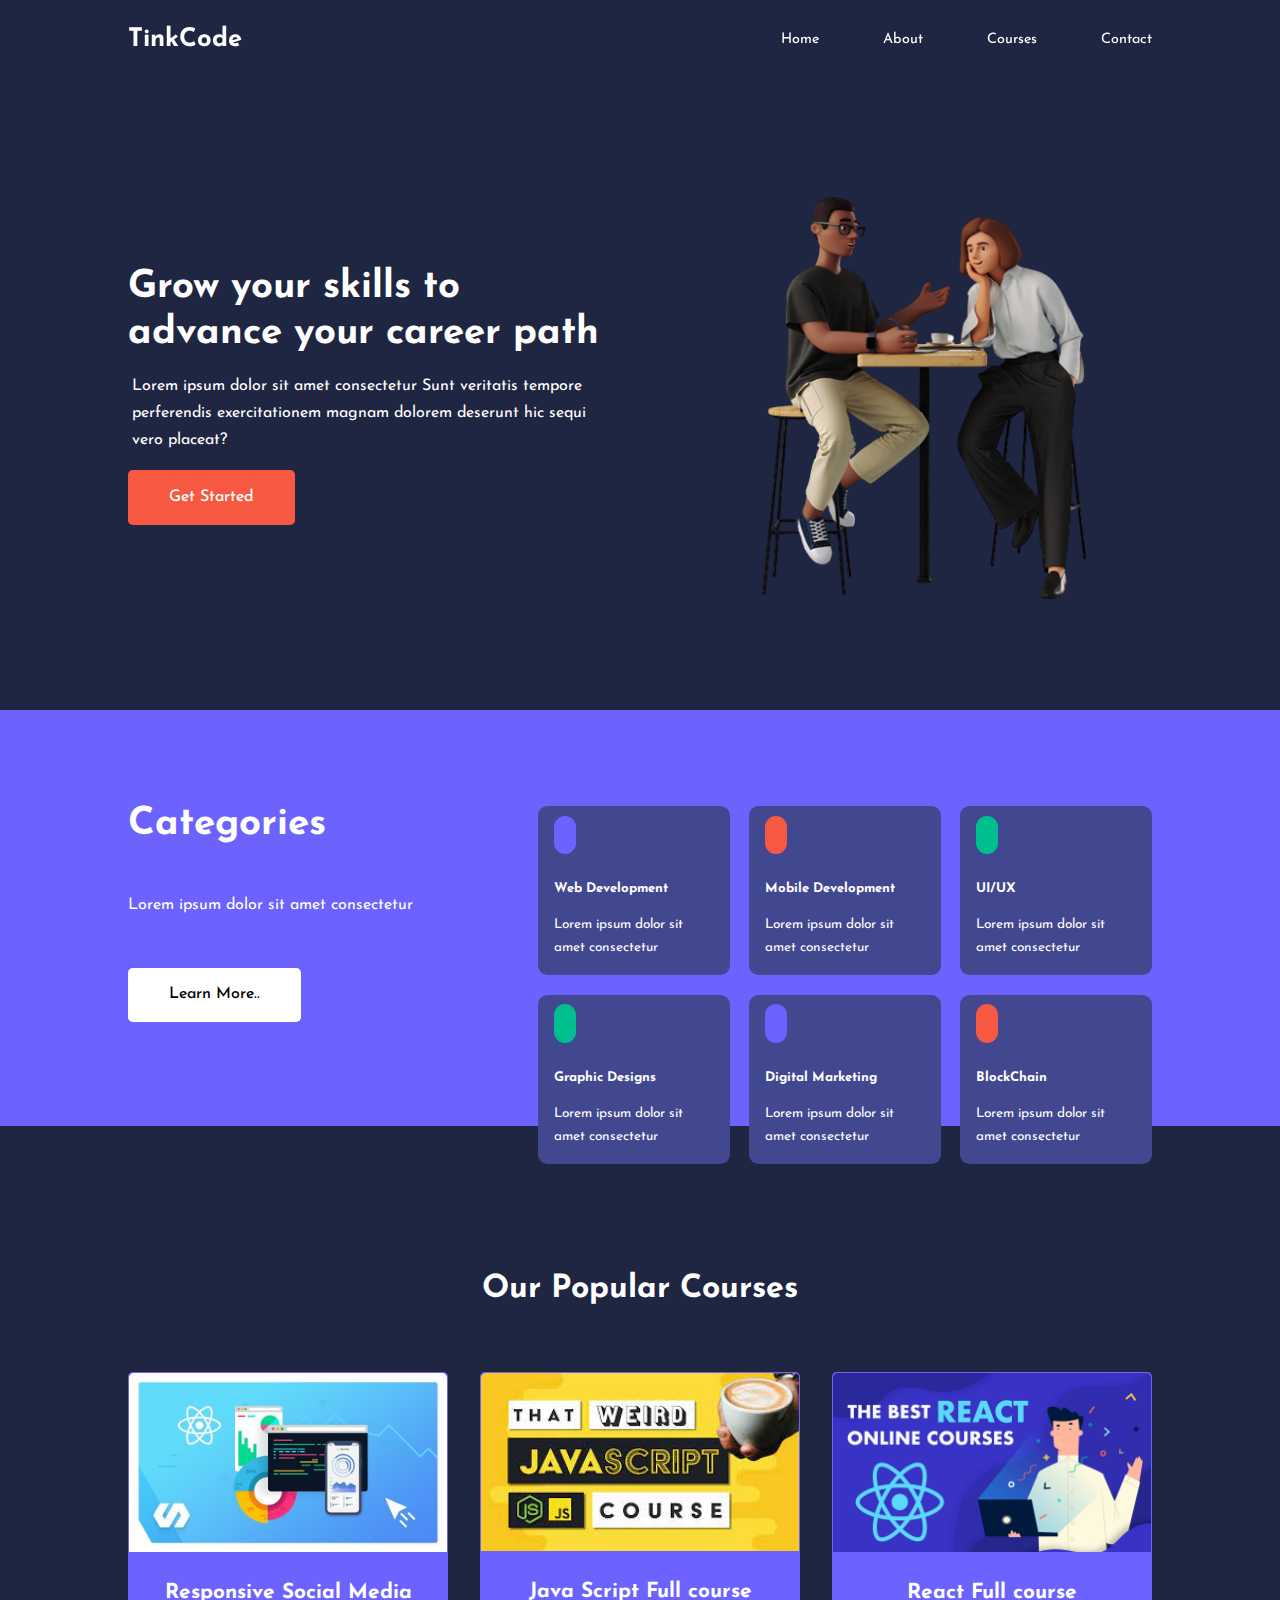
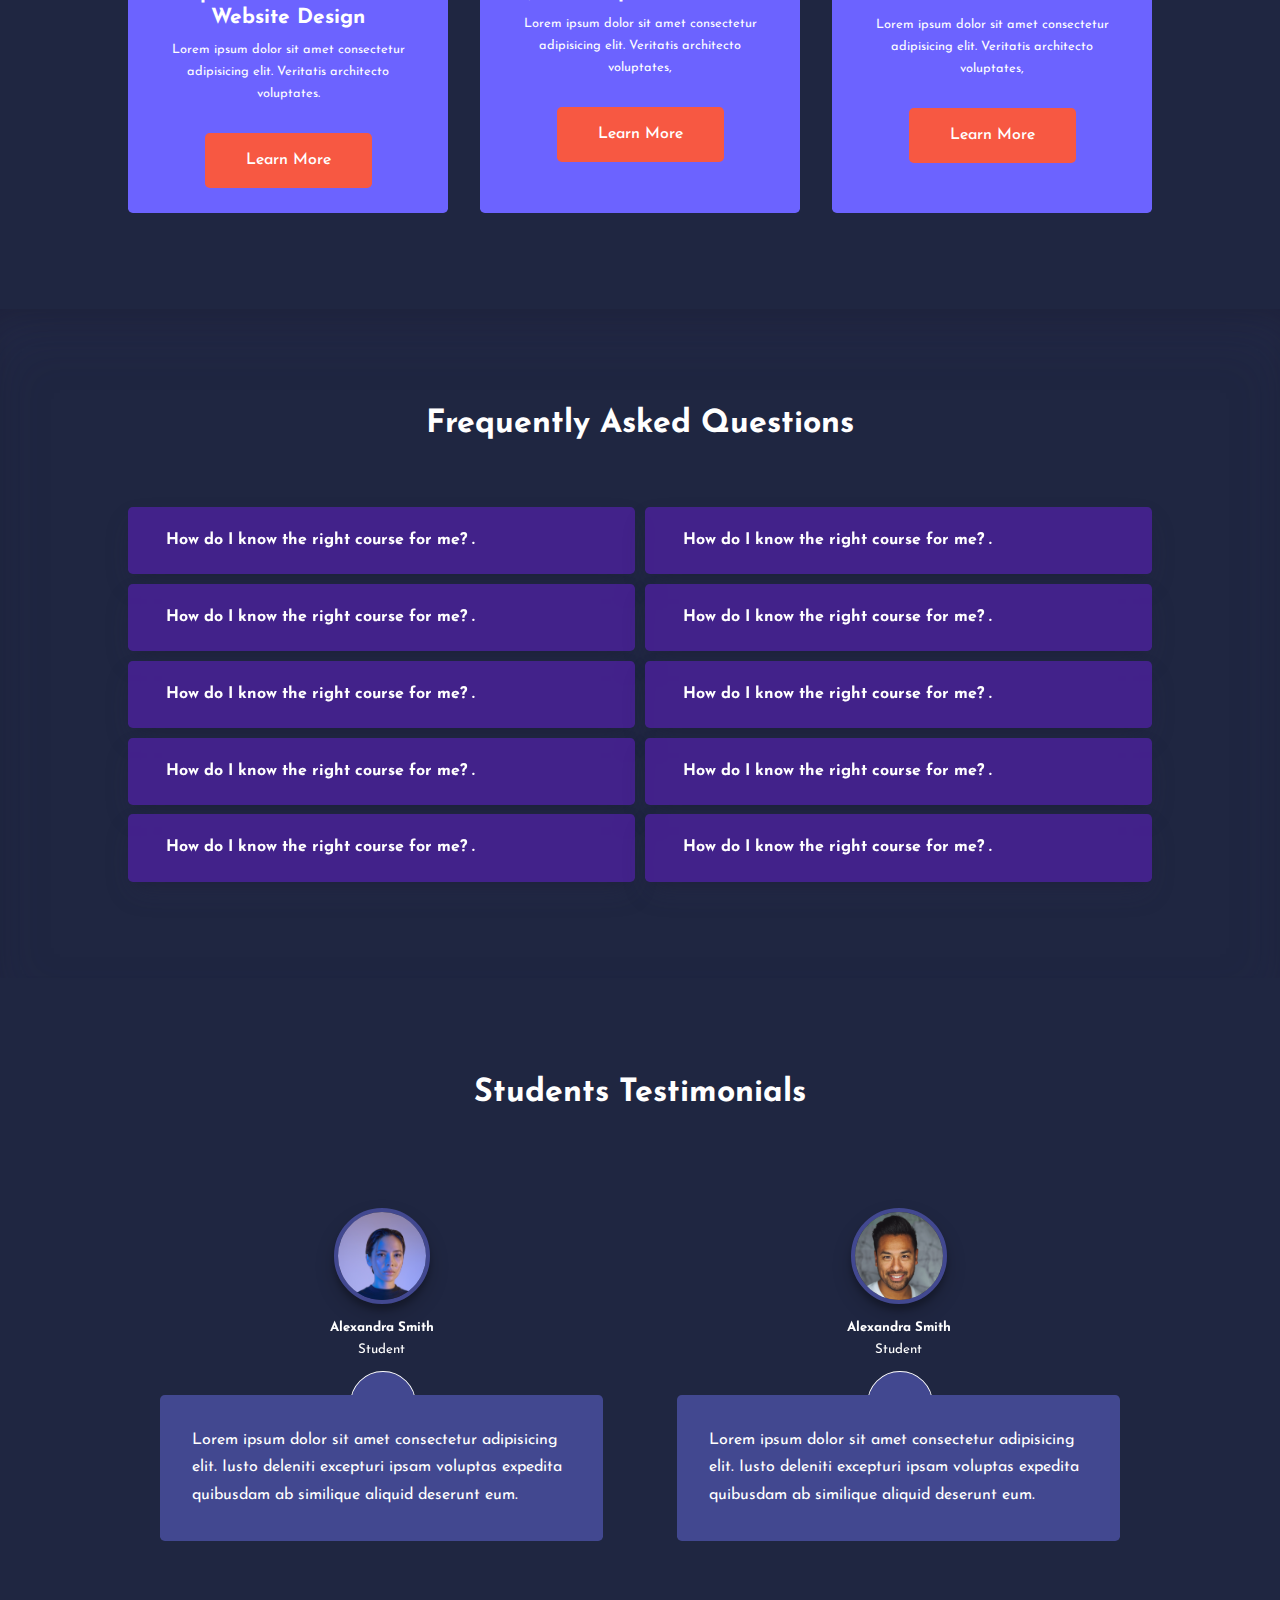
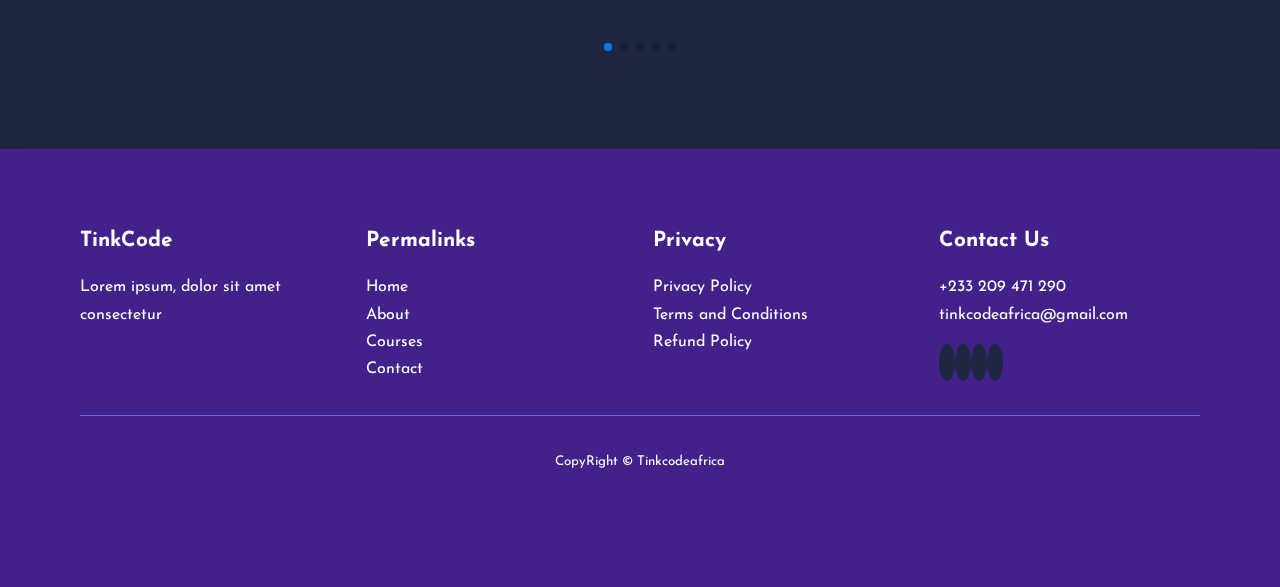
<file: index.html>
<!DOCTYPE html>
<html lang="en">
  <head>
    <meta charset="UTF-8" />
    <meta http-equiv="X-UA-Compatible" content="IE=edge" />
    <meta name="viewport" content="width=device-width, initial-scale=1.0" />
    <title>School Website</title>
    <link rel="stylesheet" href="/css/styles.css" />

    <!-------------------iconscout cdn-------------->
    <link
      rel="stylesheet"
      href="https://unicons.iconscout.com/release/v4.0.0/css/line.css"
    />
    <!---google font-->

    <link rel="preconnect" href="https://fonts.gstatic.com" crossorigin />
    <link
      href="https://fonts.googleapis.com/css2?family=DotGothic16&family=Italianno&family=Josefin+Sans:wght@300;400;500;600;700&family=Nunito:wght@300;400;500;600&family=Poppins:ital,wght@0,200;0,300;1,300&family=Roboto:ital,wght@0,300;0,400;0,500;1,100;1,500&display=swap"
      rel="stylesheet"
    />
    <!---swiper style link-->
   
<link rel="stylesheet" href="https://cdn.jsdelivr.net/npm/swiper@9/swiper-bundle.min.css" />
  </head>
  <body>
    <!-- Navbar  starts -->
    <nav>
      <div class="container nav__container">
        <a href="index.html"> <h3>TinkCode</h3></a>
        <ul class="nav__menu">
          <li><a href="index.html">Home</a></li>
          <li><a href="about.html" >About</a></li>
          <li><a href="courses.html">Courses</a></li>
          <li><a href="contact.html">Contact</a></li>
        </ul>
        <button id="open-menu-btn"><i class="uil uil-align-center"></i></button>
        <button id="close-menu-btn"><i class="uil uil-multiply"></i></button>
      </div>
    </nav>
    <!-- Navbar  Ends -->

    <!-- Header starts -->
    <header>
      <div class="container header__container">
        <div class="header__left">
          <h1>Grow your skills to advance your career path</h1>
          <p>
            Lorem ipsum dolor sit amet consectetur Sunt
            veritatis tempore perferendis exercitationem magnam dolorem deserunt
            hic sequi vero placeat?
          </p>
          <a href="courses.html" class="btn btn-primary">Get Started</a>
        </div>
        <div class="header__right">
          <div class="header__right-image">
            <img src="./images/avata2.png" alt="header-image" />
          </div>
        </div>
      </div>
    </header>
    <!-- Header Ends -->
    <section class="categories">
      <div class="container categories__container">
        <div class="categories__left">
          <h1>Categories</h1>
          <p>
            Lorem ipsum dolor sit amet consectetur
          </p>
          <a href="#" class="btn">Learn More..</a>
        </div>
        <div class="categories__right">

          <article class="category">
            <span class="category__icon"
              ><i class="uil uil-bitcoin-circle"></i>
            </span>
            <h5>Web Development</h5>
            <p>Lorem ipsum dolor sit amet consectetur</p>
          </article>

             </article>
          <article class="category">
            <span class="category__icon"
              ><i class="uil uil-mobile-android"></i>
            </span>
            <h5>Mobile Development</h5>
            <p>Lorem ipsum dolor sit amet consectetur</p>
          </article>

          <article class="category">
            <span class="category__icon"
              ><i class="uil uil-window"></i>
            </span>
            <h5>UI/UX</h5>
            <p>Lorem ipsum dolor sit amet consectetur</p>
    </article>
  
          <article class="category">
            <span class="category__icon"
              ><i class="uil uil-swatchbook"></i>
            </span>
            <h5>Graphic Designs</h5>
            <p>Lorem ipsum dolor sit amet consectetur</p>
          </article>
          <article class="category">
            <span class="category__icon"
              ><i class="uil uil-palette"></i>
            </span>
            <h5>Digital Marketing</h5>
            <p>Lorem ipsum dolor sit amet consectetur</p>
          </article>
          <article class="category">
            <span class="category__icon"
              ><i class="uil uil-megaphone"></i>
            </span>
            <h5>BlockChain</h5>
            <p>Lorem ipsum dolor sit amet consectetur</p>
          </article>
        </div>
      </div>
    </section>
<!-- Categories Ends -->
<section class="courses">
  <h2>Our Popular Courses</h2>
  <div class="container courses__container">
<article class="course">
  <img src="./images/rnative.jpg" alt="course">
  <div class="course__info">
    <h4>Responsive Social Media Website Design</h4>
    <p>Lorem ipsum dolor sit amet consectetur adipisicing elit. Veritatis architecto voluptates.</p>
  </div>
  <a href="courses.html" class="btn btn-primary">Learn More</a>
</article>

<article class="course">
  <img src="./images/js.jpg" alt="course">
  <div class="course__info">
    <h4>Java Script Full course </h4>
    <p>Lorem ipsum dolor sit amet consectetur adipisicing elit. Veritatis architecto voluptates, </p>
  </div>
  <a href="courses.html" class="btn btn-primary">Learn More</a>
</article>

<article class="course">
  <img src="./images/bb.jpg" alt="course">
  <div class="course__info">
    <h4>React Full course </h4>
    <p>Lorem ipsum dolor sit amet consectetur adipisicing elit. Veritatis architecto voluptates, </p>
  </div>
  <a href="courses.html" class="btn btn-primary">Learn More</a>
</article>

  </div>
</section>
<!-- Courses Ends -->
<section class="faqs">
  <h2>Frequently Asked Questions</h2>
  <div class="container faqs__container">
    <article class="faq ">
      <div class="faq__icon"><i class="uil uil-plus" id="icon"></i></div>
      <div class="faq__question"> <h4>How do I know the right course for me? . </h4>
      <p>Lorem ipsum dolor sit amet, consectetur adipisicing elit. Nesciunt hic quos perferendis provident culpa adipisci deleniti eum commodi, cupiditate non.</p></div>
    </article>
    <article class="faq">
      <div class="faq__icon"><i class="uil uil-plus" id="icon"></i></div>
      <div class="faq__question"> <h4>How do I know the right course for me? . </h4>
      <p>Lorem ipsum dolor sit amet, consectetur adipisicing elit. Nesciunt hic quos perferendis provident culpa adipisci deleniti eum commodi, cupiditate non.</p></div>
    </article>
    <article class="faq">
      <div class="faq__icon"><i class="uil uil-plus" id="icon"></i></div>
      <div class="faq__question"> <h4>How do I know the right course for me? . </h4>
      <p>Lorem ipsum dolor sit amet, consectetur adipisicing elit. Nesciunt hic quos perferendis provident culpa adipisci deleniti eum commodi, cupiditate non.</p></div>
    </article>
    <article class="faq ">
      <div class="faq__icon"><i class="uil uil-plus" id="icon"></i></div>
      <div class="faq__question"> <h4>How do I know the right course for me? . </h4>
      <p>Lorem ipsum dolor sit amet, consectetur adipisicing elit. Nesciunt hic quos perferendis provident culpa adipisci deleniti eum commodi, cupiditate non.</p></div>
    </article>
    <article class="faq">
      <div class="faq__icon"><i class="uil uil-plus" id="icon"></i></div>
      <div class="faq__question"> <h4>How do I know the right course for me? . </h4>
      <p>Lorem ipsum dolor sit amet, consectetur adipisicing elit. Nesciunt hic quos perferendis provident culpa adipisci deleniti eum commodi, cupiditate non.</p></div>
    </article>
    <article class="faq">
      <div class="faq__icon"><i class="uil uil-plus" id="icon"></i></div>
      <div class="faq__question"> <h4>How do I know the right course for me? . </h4>
      <p>Lorem ipsum dolor sit amet, consectetur adipisicing elit. Nesciunt hic quos perferendis provident culpa adipisci deleniti eum commodi, cupiditate non.</p></div>
    </article>
    <article class="faq">
      <div class="faq__icon"><i class="uil uil-plus" id="icon"></i></div>
      <div class="faq__question"> <h4>How do I know the right course for me? . </h4>
      <p>Lorem ipsum dolor sit amet, consectetur adipisicing elit. Nesciunt hic quos perferendis provident culpa adipisci deleniti eum commodi, cupiditate non.</p></div>
    </article>
    <article class="faq">
      <div class="faq__icon"><i class="uil uil-plus" id="icon"></i></div>
      <div class="faq__question"> <h4>How do I know the right course for me? . </h4>
      <p>Lorem ipsum dolor sit amet, consectetur adipisicing elit. Nesciunt hic quos perferendis provident culpa adipisci deleniti eum commodi, cupiditate non.</p></div>
    </article>
    <article class="faq">
      <div class="faq__icon"><i class="uil uil-plus" id="icon"></i></div>
      <div class="faq__question"> <h4>How do I know the right course for me? . </h4>
      <p>Lorem ipsum dolor sit amet, consectetur adipisicing elit. Nesciunt hic quos perferendis provident culpa adipisci deleniti eum commodi, cupiditate non.</p></div>
    </article>
    <article class="faq">
      <div class="faq__icon"><i class="uil uil-plus" id="icon"></i></div>
      <div class="faq__question"> <h4>How do I know the right course for me? . </h4>
      <p>Lorem ipsum dolor sit amet, consectetur adipisicing elit. Nesciunt hic quos perferendis provident culpa adipisci deleniti eum commodi, cupiditate non.</p></div>
    </article>
    
  </div>
</section>
<!-- FAQ'S Ends -->



<section class="container testimonials__container mySwiper">
  <h2>Students Testimonials</h2>
  <div class="swiper-wrapper">
    <article class="testimonial swiper-slide">
      <div class="avatar">
        <img src="./images/profile1.jpg" alt="">
      </div>
      <div class="testimonial__info">
        <h5>Alexandra Smith</h5>
        <small>Student</small>
      </div>
      <div class="testimonial__body">
        <p>Lorem ipsum dolor sit amet consectetur adipisicing elit. Iusto deleniti excepturi ipsam voluptas expedita quibusdam ab similique aliquid deserunt eum.</p>
      </div>
    </article>
    <article class="testimonial swiper-slide">
      <div class="avatar">
        <img src="./images/profile2.jpg" alt="">
      </div>
      <div class="testimonial__info">
        <h5>Alexandra Smith</h5>
        <small>Student</small>
      </div>
      <div class="testimonial__body">
        <p>Lorem ipsum dolor sit amet consectetur adipisicing elit. Iusto deleniti excepturi ipsam voluptas expedita quibusdam ab similique aliquid deserunt eum.</p>
      </div>
    </article>
    <article class="testimonial swiper-slide">
      <div class="avatar">
        <img src="./images/profile3.jpg" alt="">
      </div>
      <div class="testimonial__info">
        <h5>Alexandra Smith</h5>
        <small>Student</small>
      </div>
      <div class="testimonial__body">
        <p>Lorem ipsum dolor sit amet consectetur adipisicing elit. Iusto deleniti excepturi ipsam voluptas expedita quibusdam ab similique aliquid deserunt eum.</p>
      </div>
    </article>
    </article>
    <article class="testimonial swiper-slide">
      <div class="avatar">
        <img src="./images/profile4.jpg" alt="">
      </div>
      <div class="testimonial__info">
        <h5>Alexandra Smith</h5>
        <small>Student</small>
      </div>
      <div class="testimonial__body">
        <p>Lorem ipsum dolor sit amet consectetur adipisicing elit. Iusto deleniti excepturi ipsam voluptas expedita quibusdam ab similique aliquid deserunt eum.</p>
      </div>
    </article>
    </article>
    <article class="testimonial swiper-slide">
      <div class="avatar">
        <img src="./images/profile1.jpg" alt="">
      </div>
      <div class="testimonial__info">
        <h5>Alexandra Smith</h5>
        <small>Student</small>
      </div>
      <div class="testimonial__body">
        <p>Lorem ipsum dolor sit amet consectetur adipisicing elit. Iusto deleniti excepturi ipsam voluptas expedita quibusdam ab similique aliquid deserunt eum.</p>
      </div>
    </article>
    </article>
    <article class="testimonial swiper-slide">
      <div class="avatar">
        <img src="./images/profile3.jpg" alt="">
      </div>
      <div class="testimonial__info">
        <h5>Alexandra Smith</h5>
        <small>Student</small>
      </div>
      <div class="testimonial__body">
        <p>Lorem ipsum dolor sit amet consectetur adipisicing elit. Iusto deleniti excepturi ipsam voluptas expedita quibusdam ab similique aliquid deserunt eum.</p>
      </div>
    </article>
  </div>
  <div class="swiper-pagination"></div>
</section>


  <!-- Testimonials  Ends -->

<footer>
  <div class="footer__container">
    <div class="footer-1">
      <h4>TinkCode</h4>
      <p>Lorem ipsum, dolor sit amet <br> consectetur </p>
    </div>
    <div class="footer-2">
      <h4>Permalinks</h4>
      <ul><li><a href="#">Home</a></li></ul>
      <ul><li><a href=/src/about/about.html">About</a></li></ul>
      <ul><li><a href="">Courses</a></li></ul>
      <ul><li><a href="">Contact</a></li></ul>
    </div>
    <div class="footer-3">
      <h4>Privacy</h4>
     <ul>
      <li><a href="#">Privacy Policy</a></li>
      <li><a href="#">Terms and Conditions</a></li>
      <li><a href="#">Refund Policy</a></li>
     </ul>
      
    </div>
    <div class="footer-4">
      <h4>Contact Us</h4>
      <p>+233 209 471 290</p>
      <p style="margin-bottom: 1rem;">tinkcodeafrica@gmail.com</p>
    
         <a href=""><i class="uil uil-facebook-f"></i></a>
        <a href=""> <i class="uil uil-instagram"></i></a>
        <a href=""> <i class="uil uil-whatsapp"></i></a>
        <a href="">  <i class="uil uil-twitter-alt"></i></a>

     
    </div>
  </div>
  <div class="copy__right">
    <small>CopyRight &copy; Tinkcodeafrica</small>
  </div>
</footer>


  <!-- footer  Ends -->



   <script src="https://cdn.jsdelivr.net/npm/swiper@9/swiper-bundle.min.js"></script>
  <script src="./main.js"> </script>
<script>
   var swiper = new Swiper(".mySwiper", {
      
       slidesPerView: 1,
      spaceBetween: 10,
      pagination: {
        el: ".swiper-pagination",
        clickable: true,
        autoplay:true,
      },
      breakpoints:{
        600:{
          slidesPerView: 2,
        }
      }
    });
</script>








  </body>
</html>
</file>
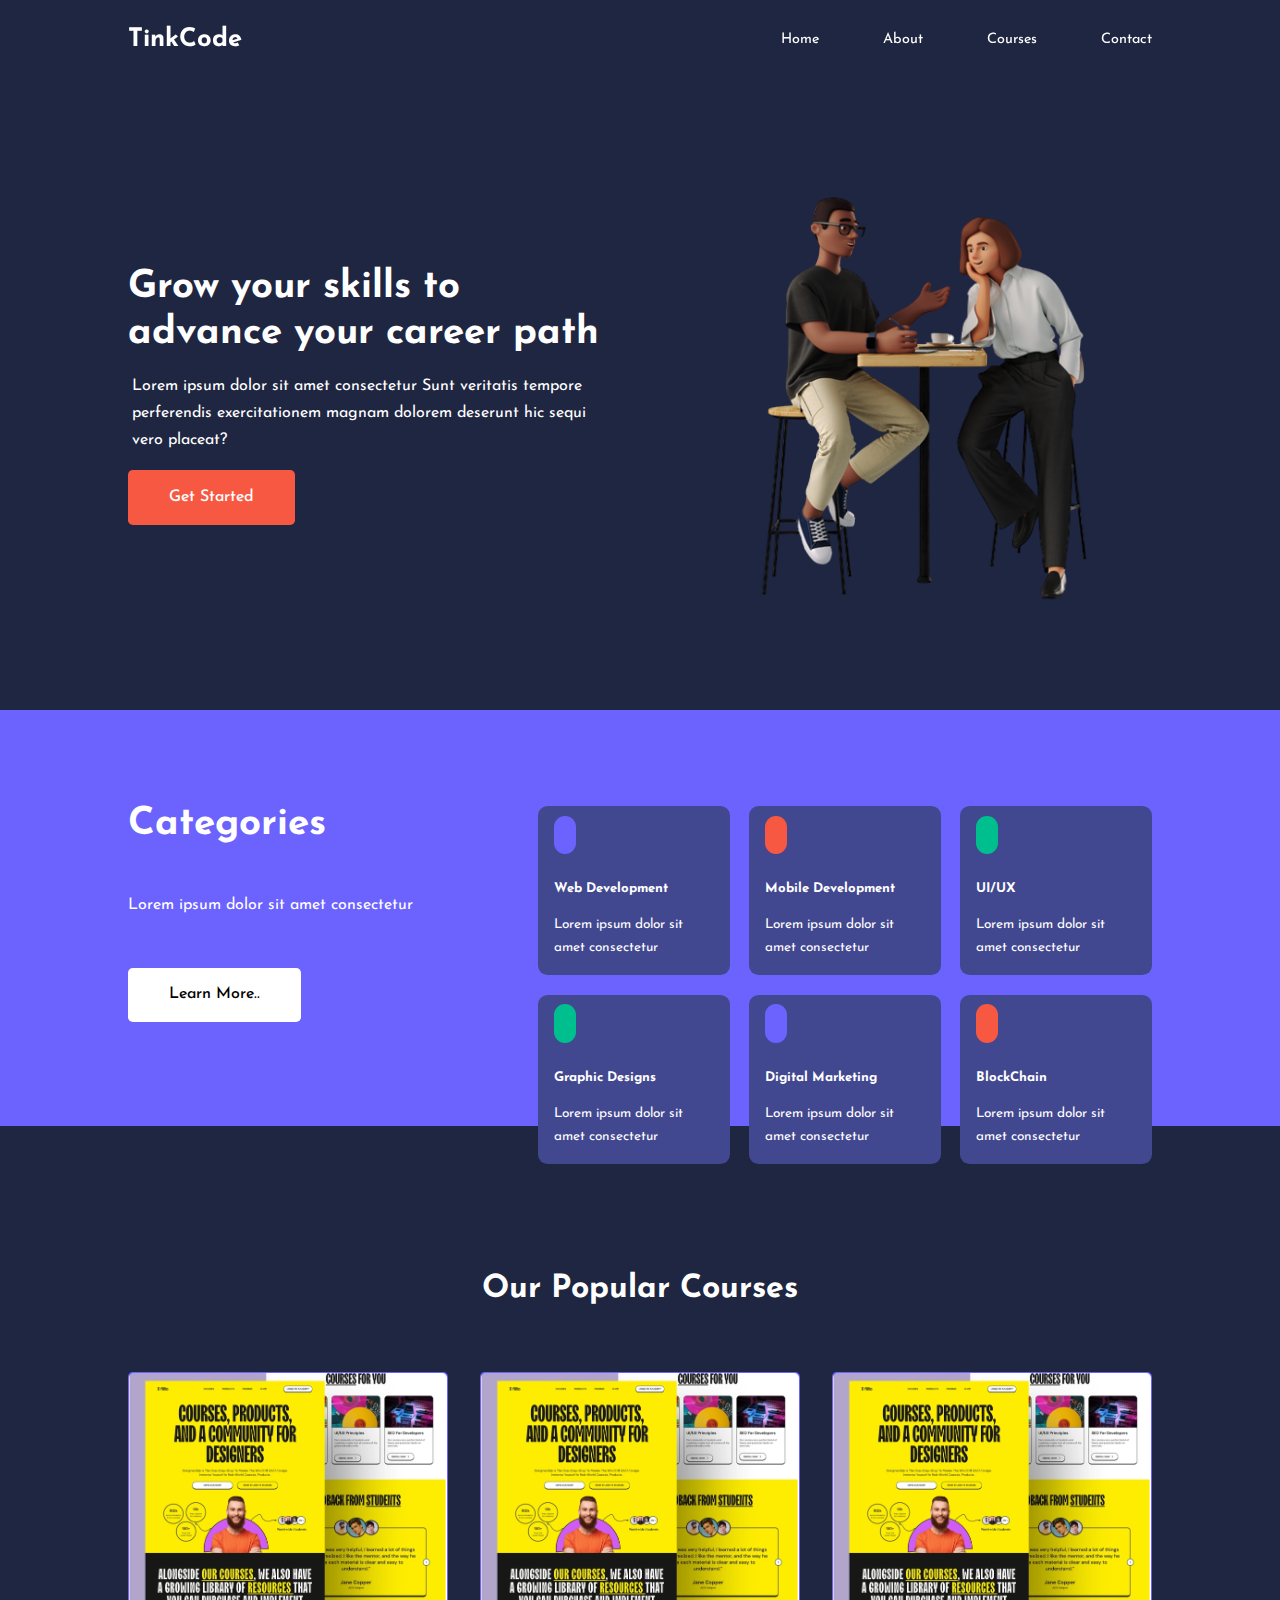
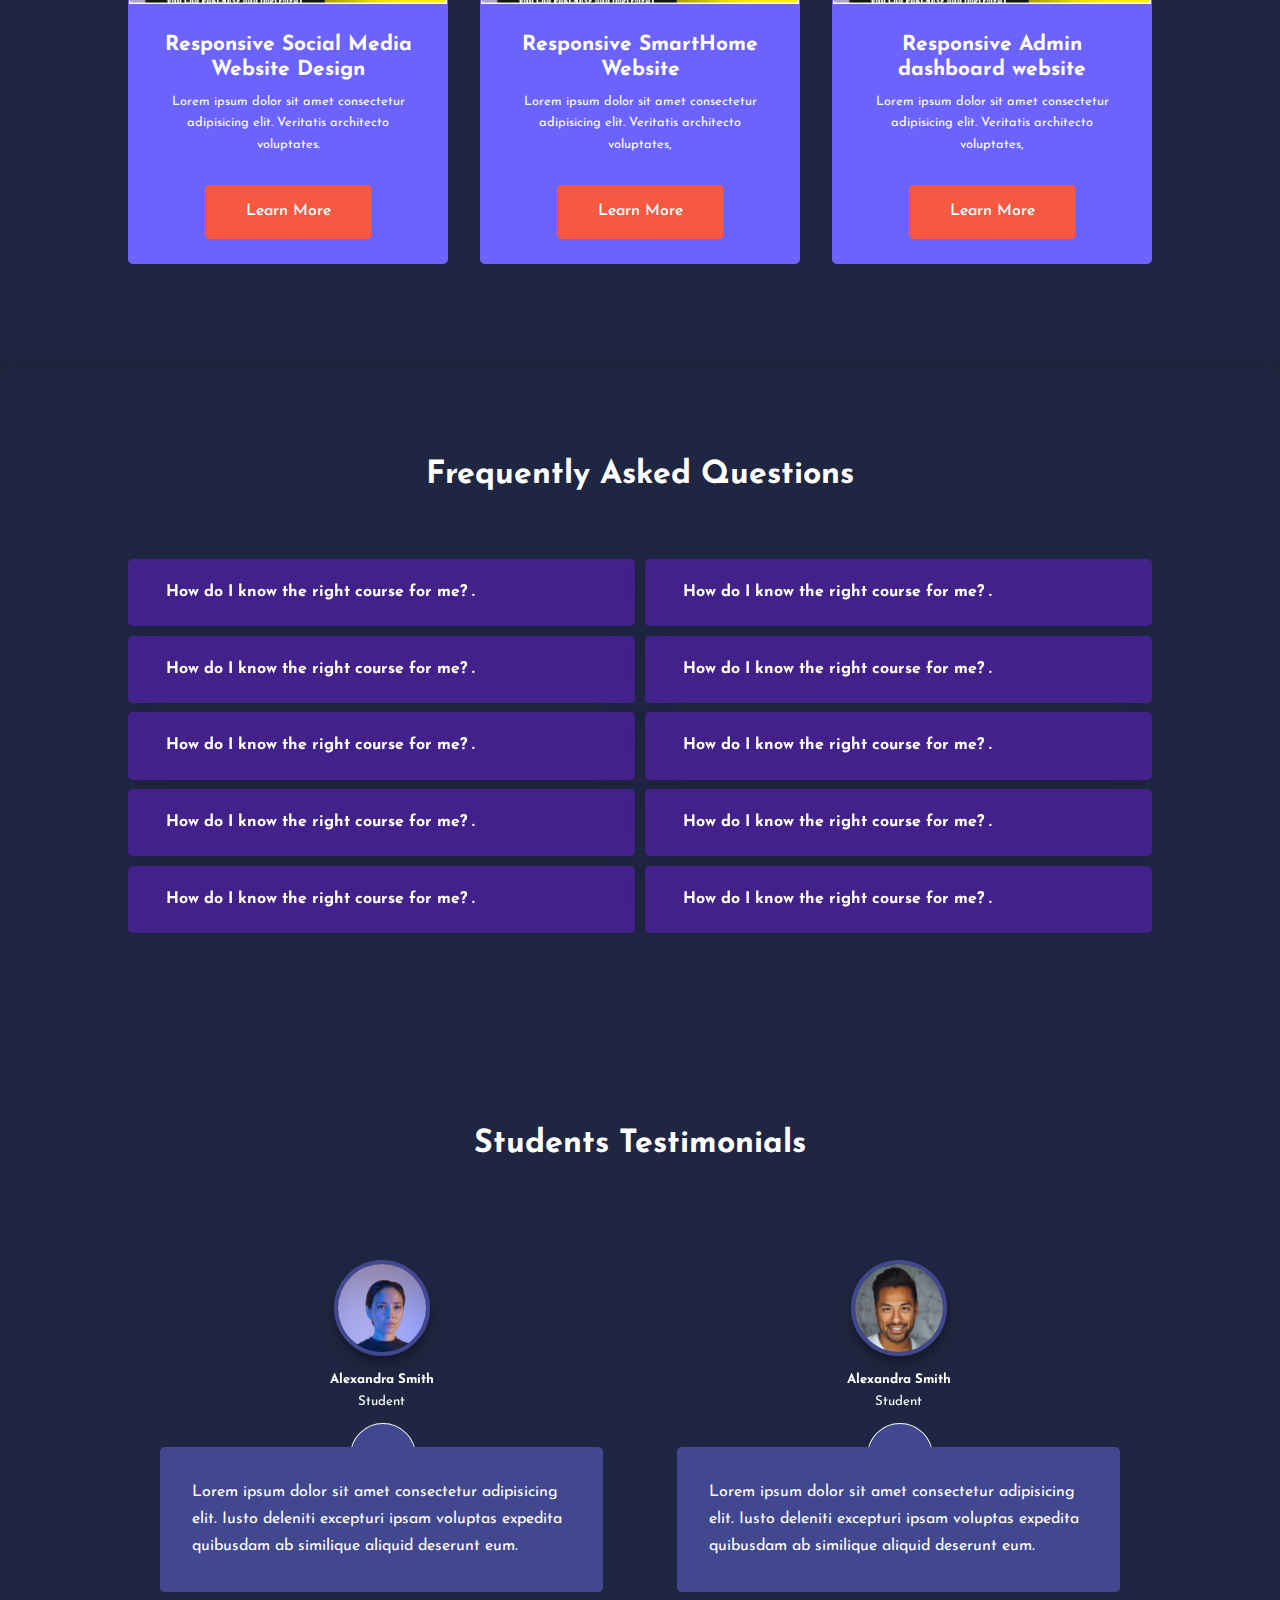
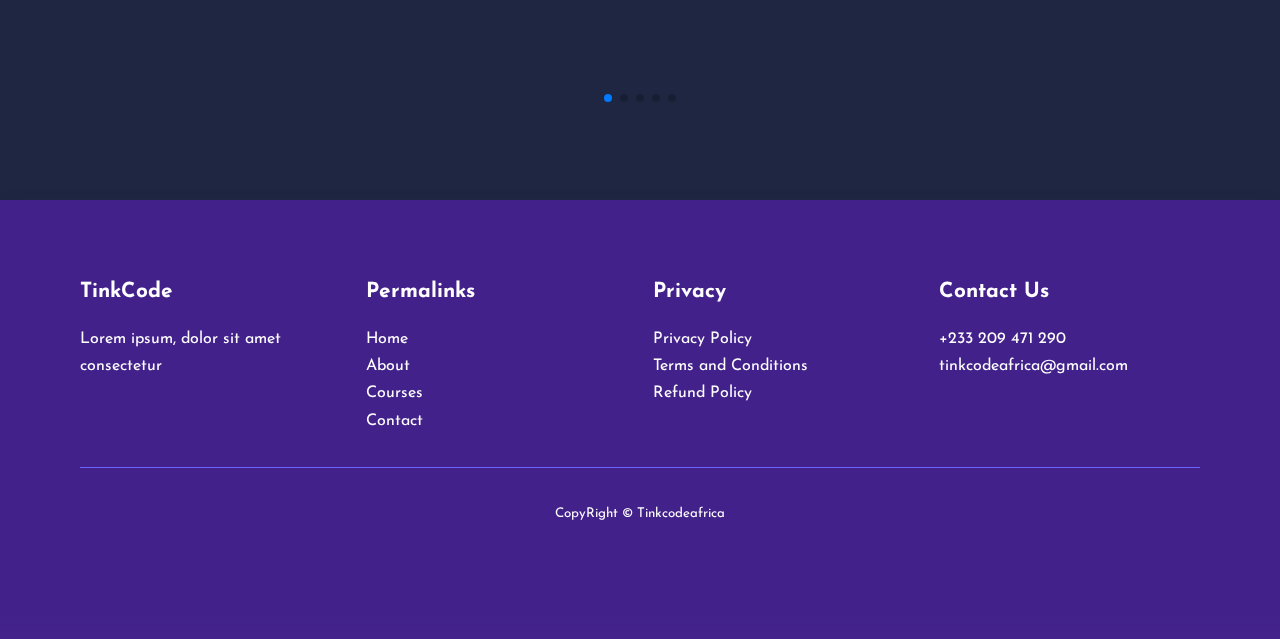
<file: src/index.html>
<!DOCTYPE html>
<html lang="en">
  <head>
    <meta charset="UTF-8" />
    <meta http-equiv="X-UA-Compatible" content="IE=edge" />
    <meta name="viewport" content="width=device-width, initial-scale=1.0" />
    <title>School Website</title>
    <link rel="stylesheet" href="./styles.css" />

    <!-------------------iconscout cdn-------------->
    <link
      rel="stylesheet"
      href="https://unicons.iconscout.com/release/v4.0.0/css/line.css"
    />
    <!---google font-->

    <link rel="preconnect" href="https://fonts.gstatic.com" crossorigin />
    <link
      href="https://fonts.googleapis.com/css2?family=DotGothic16&family=Italianno&family=Josefin+Sans:wght@300;400;500;600;700&family=Nunito:wght@300;400;500;600&family=Poppins:ital,wght@0,200;0,300;1,300&family=Roboto:ital,wght@0,300;0,400;0,500;1,100;1,500&display=swap"
      rel="stylesheet"
    />
    <!---swiper style link-->
   
<link rel="stylesheet" href="https://cdn.jsdelivr.net/npm/swiper@9/swiper-bundle.min.css" />
  </head>
  <body>
    <!-- Navbar  starts -->
    <nav>
      <div class="container nav__container">
        <a href="index.html"> <h3>TinkCode</h3></a>
        <ul class="nav__menu">
          <li><a href="index.html">Home</a></li>
          <li><a href="about.html">About</a></li>
          <li><a href="courses.html">Courses</a></li>
          <li><a href="contact.html">Contact</a></li>
        </ul>
        <button id="open-menu-btn"><i class="uil uil-align-center"></i></button>
        <button id="close-menu-btn"><i class="uil uil-multiply"></i></button>
      </div>
    </nav>
    <!-- Navbar  Ends -->

    <!-- Header starts -->
    <header>
      <div class="container header__container">
        <div class="header__left">
          <h1>Grow your skills to advance your career path</h1>
          <p>
            Lorem ipsum dolor sit amet consectetur Sunt
            veritatis tempore perferendis exercitationem magnam dolorem deserunt
            hic sequi vero placeat?
          </p>
          <a href="courses.html" class="btn btn-primary">Get Started</a>
        </div>
        <div class="header__right">
          <div class="header__right-image">
            <img src="./images/avata2.png" alt="header-image" />
          </div>
        </div>
      </div>
    </header>
    <!-- Header Ends -->
    <section class="categories">
      <div class="container categories__container">
        <div class="categories__left">
          <h1>Categories</h1>
          <p>
            Lorem ipsum dolor sit amet consectetur
          </p>
          <a href="#" class="btn">Learn More..</a>
        </div>
        <div class="categories__right">

          <article class="category">
            <span class="category__icon"
              ><i class="uil uil-bitcoin-circle"></i>
            </span>
            <h5>Web Development</h5>
            <p>Lorem ipsum dolor sit amet consectetur</p>
          </article>

             </article>
          <article class="category">
            <span class="category__icon"
              ><i class="uil uil-mobile-android"></i>
            </span>
            <h5>Mobile Development</h5>
            <p>Lorem ipsum dolor sit amet consectetur</p>
          </article>

          <article class="category">
            <span class="category__icon"
              ><i class="uil uil-window"></i>
            </span>
            <h5>UI/UX</h5>
            <p>Lorem ipsum dolor sit amet consectetur</p>
    </article>
  
          <article class="category">
            <span class="category__icon"
              ><i class="uil uil-swatchbook"></i>
            </span>
            <h5>Graphic Designs</h5>
            <p>Lorem ipsum dolor sit amet consectetur</p>
          </article>
          <article class="category">
            <span class="category__icon"
              ><i class="uil uil-palette"></i>
            </span>
            <h5>Digital Marketing</h5>
            <p>Lorem ipsum dolor sit amet consectetur</p>
          </article>
          <article class="category">
            <span class="category__icon"
              ><i class="uil uil-megaphone"></i>
            </span>
            <h5>BlockChain</h5>
            <p>Lorem ipsum dolor sit amet consectetur</p>
          </article>
        </div>
      </div>
    </section>
<!-- Categories Ends -->
<section class="courses">
  <h2>Our Popular Courses</h2>
  <div class="container courses__container">
<article class="course">
  <img src="./images/course5.png" alt="course">
  <div class="course__info">
    <h4>Responsive Social Media Website Design</h4>
    <p>Lorem ipsum dolor sit amet consectetur adipisicing elit. Veritatis architecto voluptates.</p>
  </div>
  <a href="courses.html" class="btn btn-primary">Learn More</a>
</article>

<article class="course">
  <img src="./images/course5.png" alt="course">
  <div class="course__info">
    <h4>Responsive SmartHome Website </h4>
    <p>Lorem ipsum dolor sit amet consectetur adipisicing elit. Veritatis architecto voluptates, </p>
  </div>
  <a href="courses.html" class="btn btn-primary">Learn More</a>
</article>

<article class="course">
  <img src="./images/course5.png" alt="course">
  <div class="course__info">
    <h4>Responsive Admin dashboard website </h4>
    <p>Lorem ipsum dolor sit amet consectetur adipisicing elit. Veritatis architecto voluptates, </p>
  </div>
  <a href="courses.html" class="btn btn-primary">Learn More</a>
</article>

  </div>
</section>
<!-- Courses Ends -->
<section class="faqs">
  <h2>Frequently Asked Questions</h2>
  <div class="container faqs__container">
    <article class="faq ">
      <div class="faq__icon"><i class="uil uil-plus" id="icon"></i></div>
      <div class="faq__question"> <h4>How do I know the right course for me? . </h4>
      <p>Lorem ipsum dolor sit amet, consectetur adipisicing elit. Nesciunt hic quos perferendis provident culpa adipisci deleniti eum commodi, cupiditate non.</p></div>
    </article>
    <article class="faq">
      <div class="faq__icon"><i class="uil uil-plus" id="icon"></i></div>
      <div class="faq__question"> <h4>How do I know the right course for me? . </h4>
      <p>Lorem ipsum dolor sit amet, consectetur adipisicing elit. Nesciunt hic quos perferendis provident culpa adipisci deleniti eum commodi, cupiditate non.</p></div>
    </article>
    <article class="faq">
      <div class="faq__icon"><i class="uil uil-plus" id="icon"></i></div>
      <div class="faq__question"> <h4>How do I know the right course for me? . </h4>
      <p>Lorem ipsum dolor sit amet, consectetur adipisicing elit. Nesciunt hic quos perferendis provident culpa adipisci deleniti eum commodi, cupiditate non.</p></div>
    </article>
    <article class="faq ">
      <div class="faq__icon"><i class="uil uil-plus" id="icon"></i></div>
      <div class="faq__question"> <h4>How do I know the right course for me? . </h4>
      <p>Lorem ipsum dolor sit amet, consectetur adipisicing elit. Nesciunt hic quos perferendis provident culpa adipisci deleniti eum commodi, cupiditate non.</p></div>
    </article>
    <article class="faq">
      <div class="faq__icon"><i class="uil uil-plus" id="icon"></i></div>
      <div class="faq__question"> <h4>How do I know the right course for me? . </h4>
      <p>Lorem ipsum dolor sit amet, consectetur adipisicing elit. Nesciunt hic quos perferendis provident culpa adipisci deleniti eum commodi, cupiditate non.</p></div>
    </article>
    <article class="faq">
      <div class="faq__icon"><i class="uil uil-plus" id="icon"></i></div>
      <div class="faq__question"> <h4>How do I know the right course for me? . </h4>
      <p>Lorem ipsum dolor sit amet, consectetur adipisicing elit. Nesciunt hic quos perferendis provident culpa adipisci deleniti eum commodi, cupiditate non.</p></div>
    </article>
    <article class="faq">
      <div class="faq__icon"><i class="uil uil-plus" id="icon"></i></div>
      <div class="faq__question"> <h4>How do I know the right course for me? . </h4>
      <p>Lorem ipsum dolor sit amet, consectetur adipisicing elit. Nesciunt hic quos perferendis provident culpa adipisci deleniti eum commodi, cupiditate non.</p></div>
    </article>
    <article class="faq">
      <div class="faq__icon"><i class="uil uil-plus" id="icon"></i></div>
      <div class="faq__question"> <h4>How do I know the right course for me? . </h4>
      <p>Lorem ipsum dolor sit amet, consectetur adipisicing elit. Nesciunt hic quos perferendis provident culpa adipisci deleniti eum commodi, cupiditate non.</p></div>
    </article>
    <article class="faq">
      <div class="faq__icon"><i class="uil uil-plus" id="icon"></i></div>
      <div class="faq__question"> <h4>How do I know the right course for me? . </h4>
      <p>Lorem ipsum dolor sit amet, consectetur adipisicing elit. Nesciunt hic quos perferendis provident culpa adipisci deleniti eum commodi, cupiditate non.</p></div>
    </article>
    <article class="faq">
      <div class="faq__icon"><i class="uil uil-plus" id="icon"></i></div>
      <div class="faq__question"> <h4>How do I know the right course for me? . </h4>
      <p>Lorem ipsum dolor sit amet, consectetur adipisicing elit. Nesciunt hic quos perferendis provident culpa adipisci deleniti eum commodi, cupiditate non.</p></div>
    </article>
    
  </div>
</section>
<!-- FAQ'S Ends -->



<section class="container testimonials__container mySwiper">
  <h2>Students Testimonials</h2>
  <div class="swiper-wrapper">
    <article class="testimonial swiper-slide">
      <div class="avatar">
        <img src="./images/profile1.jpg" alt="">
      </div>
      <div class="testimonial__info">
        <h5>Alexandra Smith</h5>
        <small>Student</small>
      </div>
      <div class="testimonial__body">
        <p>Lorem ipsum dolor sit amet consectetur adipisicing elit. Iusto deleniti excepturi ipsam voluptas expedita quibusdam ab similique aliquid deserunt eum.</p>
      </div>
    </article>
    <article class="testimonial swiper-slide">
      <div class="avatar">
        <img src="./images/profile2.jpg" alt="">
      </div>
      <div class="testimonial__info">
        <h5>Alexandra Smith</h5>
        <small>Student</small>
      </div>
      <div class="testimonial__body">
        <p>Lorem ipsum dolor sit amet consectetur adipisicing elit. Iusto deleniti excepturi ipsam voluptas expedita quibusdam ab similique aliquid deserunt eum.</p>
      </div>
    </article>
    <article class="testimonial swiper-slide">
      <div class="avatar">
        <img src="./images/profile3.jpg" alt="">
      </div>
      <div class="testimonial__info">
        <h5>Alexandra Smith</h5>
        <small>Student</small>
      </div>
      <div class="testimonial__body">
        <p>Lorem ipsum dolor sit amet consectetur adipisicing elit. Iusto deleniti excepturi ipsam voluptas expedita quibusdam ab similique aliquid deserunt eum.</p>
      </div>
    </article>
    </article>
    <article class="testimonial swiper-slide">
      <div class="avatar">
        <img src="./images/profile4.jpg" alt="">
      </div>
      <div class="testimonial__info">
        <h5>Alexandra Smith</h5>
        <small>Student</small>
      </div>
      <div class="testimonial__body">
        <p>Lorem ipsum dolor sit amet consectetur adipisicing elit. Iusto deleniti excepturi ipsam voluptas expedita quibusdam ab similique aliquid deserunt eum.</p>
      </div>
    </article>
    </article>
    <article class="testimonial swiper-slide">
      <div class="avatar">
        <img src="./images/profile1.jpg" alt="">
      </div>
      <div class="testimonial__info">
        <h5>Alexandra Smith</h5>
        <small>Student</small>
      </div>
      <div class="testimonial__body">
        <p>Lorem ipsum dolor sit amet consectetur adipisicing elit. Iusto deleniti excepturi ipsam voluptas expedita quibusdam ab similique aliquid deserunt eum.</p>
      </div>
    </article>
    </article>
    <article class="testimonial swiper-slide">
      <div class="avatar">
        <img src="./images/profile3.jpg" alt="">
      </div>
      <div class="testimonial__info">
        <h5>Alexandra Smith</h5>
        <small>Student</small>
      </div>
      <div class="testimonial__body">
        <p>Lorem ipsum dolor sit amet consectetur adipisicing elit. Iusto deleniti excepturi ipsam voluptas expedita quibusdam ab similique aliquid deserunt eum.</p>
      </div>
    </article>
  </div>
  <div class="swiper-pagination"></div>
</section>


  <!-- Testimonials  Ends -->

<footer>
  <div class="footer__container">
    <div class="footer-1">
      <h4>TinkCode</h4>
      <p>Lorem ipsum, dolor sit amet <br> consectetur </p>
    </div>
    <div class="footer-2">
      <h4>Permalinks</h4>
      <ul><li><a href="home.html">Home</a></li></ul>
      <ul><li><a href="about.html">About</a></li></ul>
      <ul><li><a href="courses.html">Courses</a></li></ul>
      <ul><li><a href="home.html">Contact</a></li></ul>
    </div>
    <div class="footer-3">
      <h4>Privacy</h4>
     <ul>
      <li><a href="#">Privacy Policy</a></li>
      <li><a href="#">Terms and Conditions</a></li>
      <li><a href="#">Refund Policy</a></li>
     </ul>
      
    </div>
    <div class="footer-4">
      <h4>Contact Us</h4>
      <p>+233 209 471 290</p>
      <p>tinkcodeafrica@gmail.com</p>
      <div class="footer__socials">
        <i class="uil uil-facebook-f"></i>
        <i class="uil uil-instagram"></i>
        <i class="uil uil-whatsapp"></i>
        <i class="uil uil-twitter-alt"></i>
      </div>
    </div>
  </div>
  <div class="copy__right">
    <small>CopyRight &copy; Tinkcodeafrica</small>
  </div>
</footer>


  <!-- footer  Ends -->



   <script src="https://cdn.jsdelivr.net/npm/swiper@9/swiper-bundle.min.js"></script>
  <script src="./main.js"> </script>
<script>
   var swiper = new Swiper(".mySwiper", {
      
       slidesPerView: 1,
      spaceBetween: 10,
      pagination: {
        el: ".swiper-pagination",
        clickable: true,
        autoplay:true,
      },
      breakpoints:{
        600:{
          slidesPerView: 2,
        }
      }
    });
</script>








  </body>
</html>
</file>
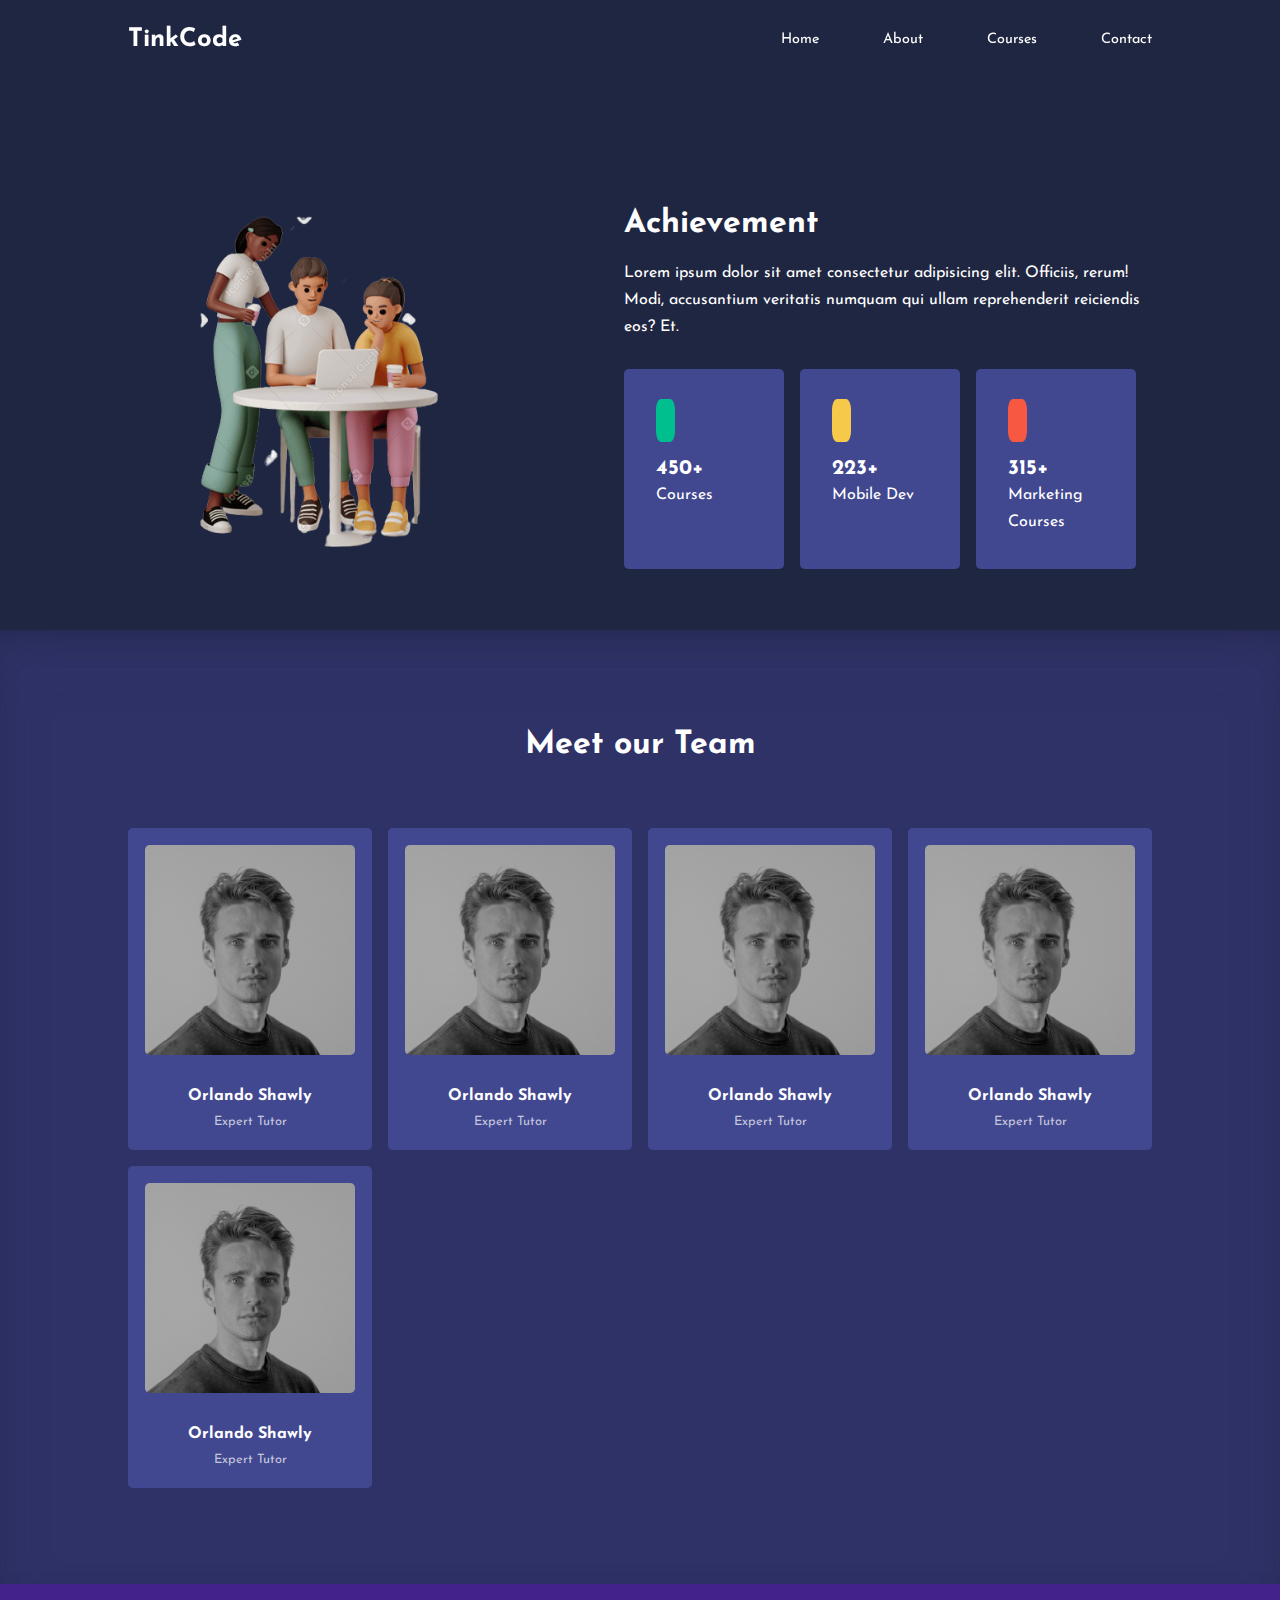
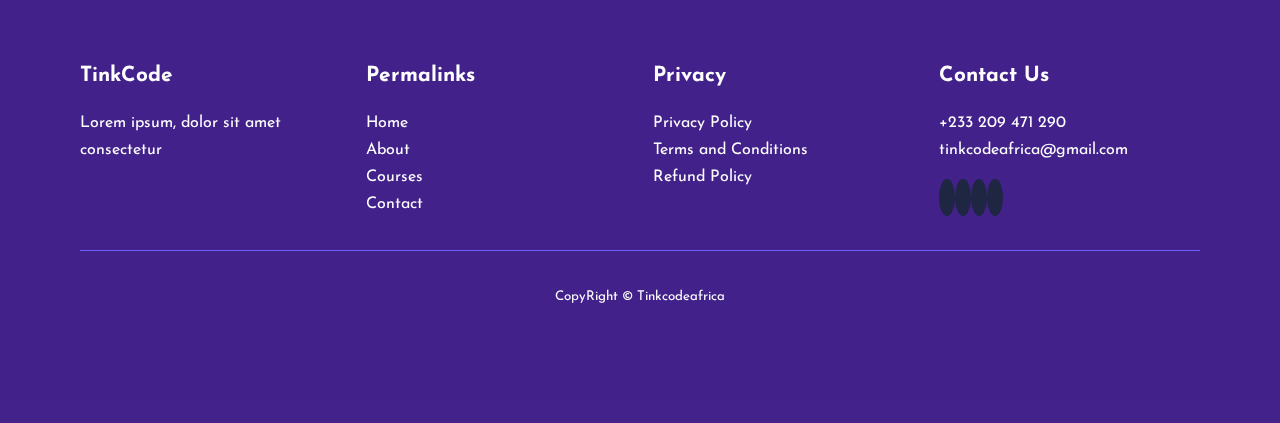
<file: about.html>
<!DOCTYPE html>
<html lang="en">
  <head>
    <meta charset="UTF-8" />
    <meta http-equiv="X-UA-Compatible" content="IE=edge" />
    <meta name="viewport" content="width=device-width, initial-scale=1.0" />
    <title>Document</title>
    <link rel="stylesheet" href="/css/styles.css" />
    <link rel="stylesheet" href="/css/about.css" />
    <!-- icons scout -->
    <link
      rel="stylesheet"
      href="https://unicons.iconscout.com/release/v4.0.0/css/line.css"
    />

    <!---google font-->

    <link rel="preconnect" href="https://fonts.gstatic.com" crossorigin />
    <link
      href="https://fonts.googleapis.com/css2?family=DotGothic16&family=Italianno&family=Josefin+Sans:wght@300;400;500;600;700&family=Nunito:wght@300;400;500;600&family=Poppins:ital,wght@0,200;0,300;1,300&family=Roboto:ital,wght@0,300;0,400;0,500;1,100;1,500&display=swap"
      rel="stylesheet"
    />
  </head>
  <body>
    <!-- Navbar  starts -->
    <nav>
      <div class="container nav__container">
        <a href="index.html"> <h3>TinkCode</h3></a>
        <ul class="nav__menu">
          <li><a href="index.html">Home</a></li>
          <li><a href="about.html">About</a></li>
          <li><a href="courses.html">Courses</a></li>
          <li><a href="contact.html">Contact</a></li>
        </ul>
        <button id="open-menu-btn"><i class="uil uil-align-center"></i></button>
        <button id="close-menu-btn"><i class="uil uil-multiply"></i></button>
      </div>
    </nav>
    <!-- Navbar  Ends -->

    <!-- Header starts -->

    <header class="container">
      <div class="header header__container">
        <div class="header-left">
          <img src="../images/avata5.png" alt="" />
        </div>
        <div class="header-right">
          <h2>Achievement</h2>
          <p>
            Lorem ipsum dolor sit amet consectetur adipisicing elit. Officiis,
            rerum! Modi, accusantium veritatis numquam qui ullam reprehenderit
            reiciendis eos? Et.
          </p>
          <div class="achievement__container">
            <article class="achievement">
              <i class="uil uil-video"></i>
              <h4>450+</h4>
              <p>Courses</p>
            </article>
            <article class="achievement">
              <i class="uil uil-airplay"></i>
              <h4>223+</h4>
              <p>Mobile Dev</p>
            </article>
            <article class="achievement">
              <i class="uil uil-megaphone"></i>
              <h4>315+</h4>
              <p>Marketing Courses</p>
            </article>
          </div>
        </div>
      </div>
    </header>

    <!-- Header ends -->

    <!-- Team section starts -->

    <section class="team">
      <h2>Meet our Team</h2>
      <div class="container team-_container">
        <article class="team__member">
          <div class="team__member-img">
            <img src="../images/profile3.jpg" />
            </div>
            <div class="team__member-info">
              <h4>Orlando Shawly</h4>
              <p>Expert Tutor</p>
            </div>
            <div class="team__member-socials">
              <a href="#"><i class="uil uil-instagram"></i></a>
              <a href="#"><i class="uil uil-facebook-f"></i></a>
              <a href="#"><i class="uil uil-twitter-alt"></i></a>
            </div>
          
        </article>
        <article class="team__member">
          <div class="team__member-img">
            <img src="../images/profile3.jpg" />
            </div>
            <div class="team__member-info">
              <h4>Orlando Shawly</h4>
              <p>Expert Tutor</p>
            </div>
            <div class="team__member-socials">
              <a href="#"><i class="uil uil-instagram"></i></a>
              <a href="#"><i class="uil uil-facebook-f"></i></a>
              <a href="#"><i class="uil uil-twitter-alt"></i></a>
            </div>
          
        </article>
        <article class="team__member">
          <div class="team__member-img">
            <img src="../images/profile3.jpg" />
            </div>
            <div class="team__member-info">
              <h4>Orlando Shawly</h4>
              <p>Expert Tutor</p>
            </div>
            <div class="team__member-socials">
              <a href="#"><i class="uil uil-instagram"></i></a>
              <a href="#"><i class="uil uil-facebook-f"></i></a>
              <a href="#"><i class="uil uil-twitter-alt"></i></a>
            </div>
          
        </article>
        <article class="team__member">
          <div class="team__member-img">
            <img src="../images/profile3.jpg" />
            </div>
            <div class="team__member-info">
              <h4>Orlando Shawly</h4>
              <p>Expert Tutor</p>
            </div>
            <div class="team__member-socials">
              <a href="#"><i class="uil uil-instagram"></i></a>
              <a href="#"><i class="uil uil-facebook-f"></i></a>
              <a href="#"><i class="uil uil-twitter-alt"></i></a>
            </div>
      
        </article>
        <article class="team__member">
          <div class="team__member-img">
            <img src="../images/profile3.jpg" />
          </div>
          <div class="team__member-info">
            <h4>Orlando Shawly</h4>
            <p>Expert Tutor</p>
          </div>
          <div class="team__member-socials">
            <a href="#"><i class="uil uil-instagram"></i></a>
            <a href="#"><i class="uil uil-facebook-f"></i></a>
            <a href="#"><i class="uil uil-twitter-alt"></i></a>
          </div>
        </article>
     
    </section>

    <!-- Team section ends -->



    <footer>
  <div class="footer__container">
    <div class="footer-1">
      <h4>TinkCode</h4>
      <p>Lorem ipsum, dolor sit amet <br> consectetur </p>
    </div>
    <div class="footer-2">
      <h4>Permalinks</h4>
      <ul><li><a href="#">Home</a></li></ul>
      <ul><li><a href=/src/about/about.html">About</a></li></ul>
      <ul><li><a href="">Courses</a></li></ul>
      <ul><li><a href="">Contact</a></li></ul>
    </div>
    <div class="footer-3">
      <h4>Privacy</h4>
     <ul>
      <li><a href="#">Privacy Policy</a></li>
      <li><a href="#">Terms and Conditions</a></li>
      <li><a href="#">Refund Policy</a></li>
     </ul>
      
    </div>
    <div class="footer-4">
      <h4>Contact Us</h4>
      <p>+233 209 471 290</p>
      <p style="margin-bottom: 1rem;">tinkcodeafrica@gmail.com</p>
    
         <a href=""><i class="uil uil-facebook-f"></i></a>
        <a href=""> <i class="uil uil-instagram"></i></a>
        <a href=""> <i class="uil uil-whatsapp"></i></a>
        <a href="">  <i class="uil uil-twitter-alt"></i></a>

     
    </div>
  </div>
  <div class="copy__right">
    <small>CopyRight &copy; Tinkcodeafrica</small>
  </div>
</footer>

    <script src="../main.js"></script>
  </body>
</html>
</file>
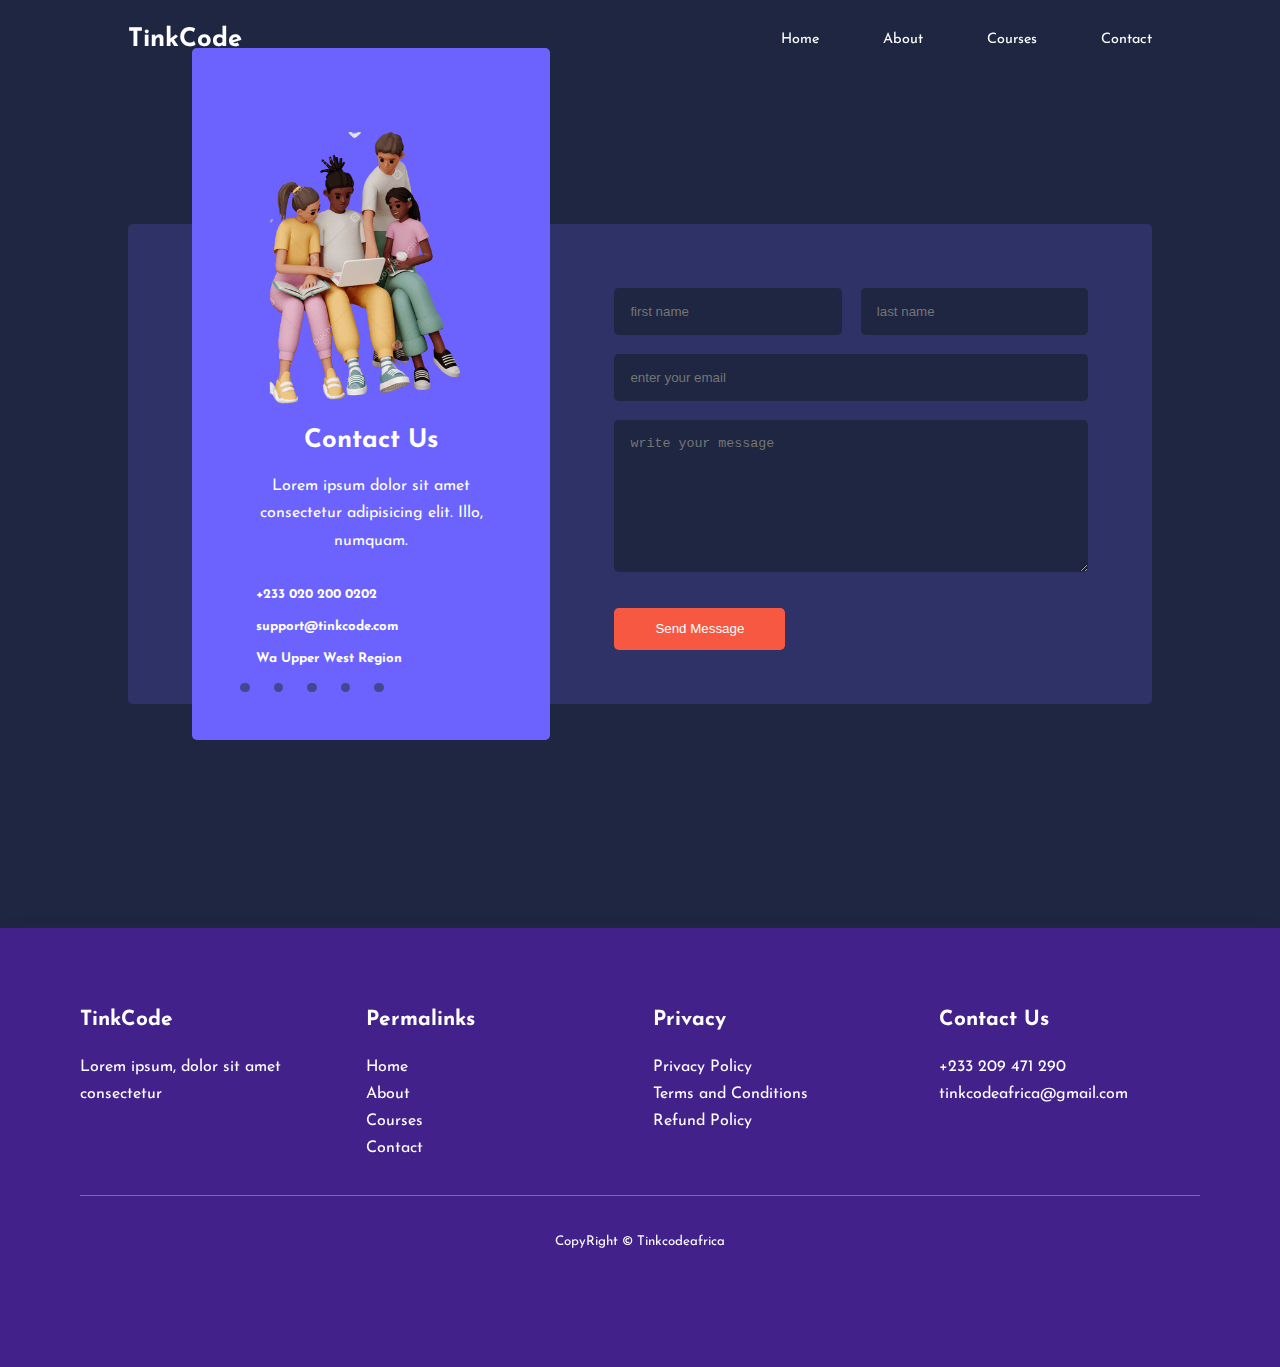
<file: contact.html>
<!DOCTYPE html>
<html lang="en">

<head>
    <meta charset="UTF-8" />
    <meta http-equiv="X-UA-Compatible" content="IE=edge" />
    <meta name="viewport" content="width=device-width, initial-scale=1.0" />
    <link rel="stylesheet" href="css/styles.css" />
    <link rel="stylesheet" href="/css/contact.css">

    <!-------------------iconscout cdn-------------->
    <link rel="stylesheet" href="https://unicons.iconscout.com/release/v4.0.0/css/line.css" />
    <!---google font-->

    <link rel="preconnect" href="https://fonts.gstatic.com" crossorigin />
    <title>contact</title>
    <link rel="preconnect" href="https://fonts.gstatic.com" crossorigin />
    <link
        href="https://fonts.googleapis.com/css2?family=DotGothic16&family=Italianno&family=Josefin+Sans:wght@300;400;500;600;700&family=Nunito:wght@300;400;500;600&family=Poppins:ital,wght@0,200;0,300;1,300&family=Roboto:ital,wght@0,300;0,400;0,500;1,100;1,500&display=swap"
        rel="stylesheet" />
</head>

<body>
    <!-- Navbar  starts -->
    <nav>
        <div class="container nav__container">
            <a href="index.html">
                <h3>TinkCode</h3>
            </a>
            <ul class="nav__menu">
                <li><a href="./index.html">Home</a></li>
                <li><a href=".about/about.html">About</a></li>
                <li><a href="./courses/courses.html">Courses</a></li>
                <li><a href="./contact/contact.html">Contact</a></li>
            </ul>
            <button id="open-menu-btn"><i class="uil uil-align-center"></i></button>
            <button id="close-menu-btn"><i class="uil uil-multiply"></i></button>
        </div>
    </nav>
    <!-- Navbar  Ends -->






    <section class="contact">
        <div class="container contact__container">

            <aside class="contact__aside">
                <div class="aside__img">
                    <img src="../images/avata4.png" alt="">
                </div>
                <h3>Contact Us</h3>
                <p>Lorem ipsum dolor sit amet consectetur adipisicing elit. Illo, numquam.</p>

                <ul class="contact__details">
                    <li class="icons">
                        <i class="uil uil-phone-alt"></i>
                        <h5> +233 020 200 0202</h5>
                    </li>
                    <li class="icons">
                        <i class="uil uil-envelopes"></i>
                        <h5>support@tinkcode.com</h5>
                    </li>
                    <li class="icons">
                        <i class="uil uil-map-marker"></i>
                        <h5>Wa Upper West Region</h5>
                    </li>
                </ul>


                <ul class="contact__socials">
                    <a href="https://facebook.com"><i class="uil uil-facebook-f"></i></a>
                    <a href="https://instagram.com"> <i class="uil uil-instagram"></i></a>
                    <a href="https://telegram.com"><i class="uil uil-telegram-alt"></i></a>
                    <a href="https://slack.com"><i class="uil uil-slack"></i></a>
                    <a href="https://youtube.com"><i class="uil uil-youtube"></i></a>
                </ul>
            </aside>

            <form action="https://formspree.io/f/xwkjrbwj" method="POST">
                <div class="form__name">
                    <input type="text" placeholder="first name" name="first name" required>
                    <input type="text" placeholder="last name" name="last name" required>
                 </div>
                    <input type="email" placeholder="enter your email" name="email address" required>
                    <textarea name="message"  placeholder="write your message" name="message" required rows="8"></textarea>
               
                <button class="btn btn-primary" type="submit">Send Message</button>
            </form>

        </div>

    </section>





    <footer>
        <div class="footer__container">
            <div class="footer-1">
                <h4>TinkCode</h4>
                <p>Lorem ipsum, dolor sit amet <br> consectetur </p>
            </div>
            <div class="footer-2">
                <h4>Permalinks</h4>
                <ul>
                    <li><a href="#">Home</a></li>
                </ul>
                <ul>
                    <li><a href=/src/about/about.html">About</a></li>
                </ul>
                <ul>
                    <li><a href="">Courses</a></li>
                </ul>
                <ul>
                    <li><a href="">Contact</a></li>
                </ul>
            </div>
            <div class="footer-3">
                <h4>Privacy</h4>
                <ul>
                    <li><a href="#">Privacy Policy</a></li>
                    <li><a href="#">Terms and Conditions</a></li>
                    <li><a href="#">Refund Policy</a></li>
                </ul>

            </div>
            <div class="footer-4">
                <h4>Contact Us</h4>
                <p>+233 209 471 290</p>
                <p>tinkcodeafrica@gmail.com</p>
                <div class="footer__socials">
                    <i class="uil uil-facebook-f"></i>
                    <i class="uil uil-instagram"></i>
                    <i class="uil uil-whatsapp"></i>
                    <i class="uil uil-twitter-alt"></i>
                </div>
            </div>
        </div>
        <div class="copy__right">
            <small>CopyRight &copy; Tinkcodeafrica</small>
        </div>
    </footer>


    <!-- footer  Ends -->
    <script src="../main.js"> </script>
</body>

</html>
</file>
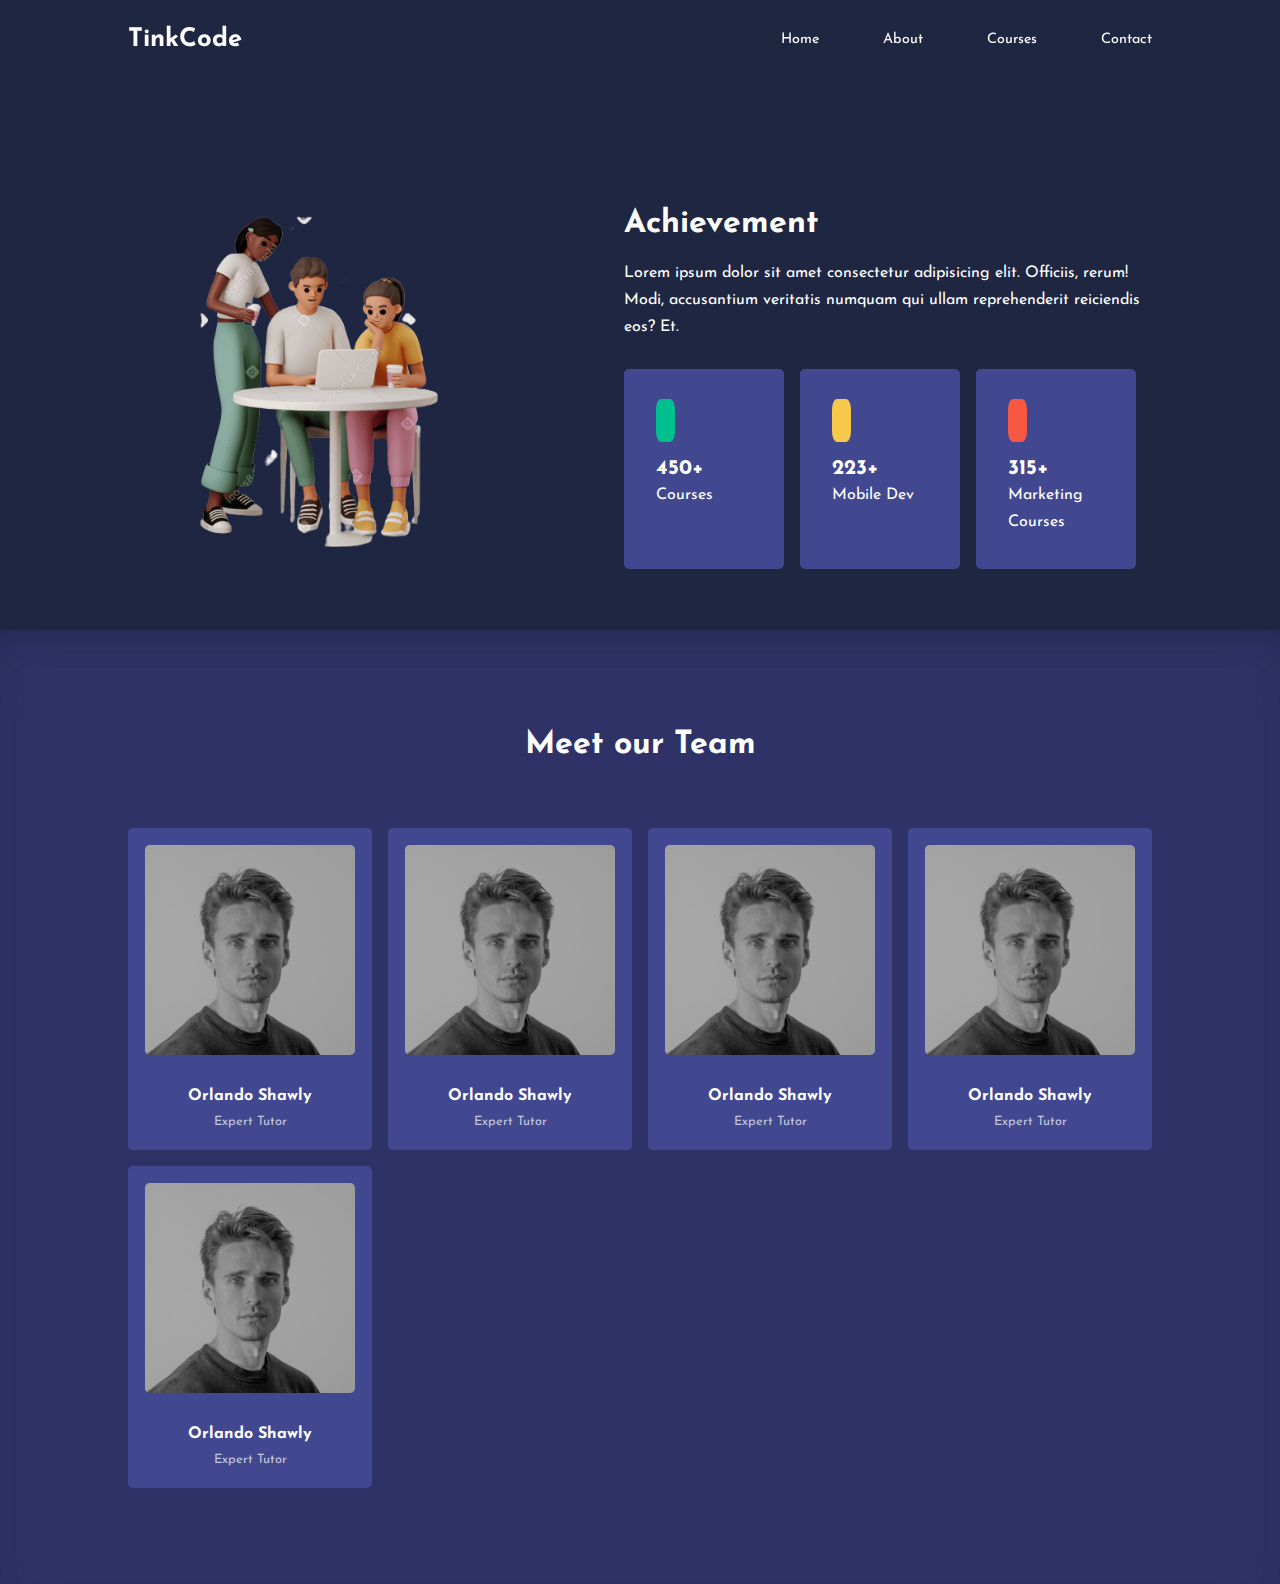
<file: src/about/about.html>
<!DOCTYPE html>
<html lang="en">
  <head>
    <meta charset="UTF-8" />
    <meta http-equiv="X-UA-Compatible" content="IE=edge" />
    <meta name="viewport" content="width=device-width, initial-scale=1.0" />
    <title>Document</title>
    <link rel="stylesheet" href="../styles.css" />
    <link rel="stylesheet" href="./about.css" />
    <!-- icons scout -->
    <link
      rel="stylesheet"
      href="https://unicons.iconscout.com/release/v4.0.0/css/line.css"
    />

    <!---google font-->

    <link rel="preconnect" href="https://fonts.gstatic.com" crossorigin />
    <link
      href="https://fonts.googleapis.com/css2?family=DotGothic16&family=Italianno&family=Josefin+Sans:wght@300;400;500;600;700&family=Nunito:wght@300;400;500;600&family=Poppins:ital,wght@0,200;0,300;1,300&family=Roboto:ital,wght@0,300;0,400;0,500;1,100;1,500&display=swap"
      rel="stylesheet"
    />
  </head>
  <body>
    <!-- Navbar  starts -->
    <nav>
      <div class="container nav__container">
        <a href="index.html"> <h3>TinkCode</h3></a>
        <ul class="nav__menu">
          <li><a href="index.html">Home</a></li>
          <li><a href="about.html">About</a></li>
          <li><a href="courses.html">Courses</a></li>
          <li><a href="contact.html">Contact</a></li>
        </ul>
        <button id="open-menu-btn"><i class="uil uil-align-center"></i></button>
        <button id="close-menu-btn"><i class="uil uil-multiply"></i></button>
      </div>
    </nav>
    <!-- Navbar  Ends -->

    <!-- Header starts -->

    <header class="container">
      <div class="header header__container">
        <div class="header-left">
          <img src="../images/avata5.png" alt="" />
        </div>
        <div class="header-right">
          <h2>Achievement</h2>
          <p>
            Lorem ipsum dolor sit amet consectetur adipisicing elit. Officiis,
            rerum! Modi, accusantium veritatis numquam qui ullam reprehenderit
            reiciendis eos? Et.
          </p>
          <div class="achievement__container">
            <article class="achievement">
              <i class="uil uil-video"></i>
              <h4>450+</h4>
              <p>Courses</p>
            </article>
            <article class="achievement">
              <i class="uil uil-airplay"></i>
              <h4>223+</h4>
              <p>Mobile Dev</p>
            </article>
            <article class="achievement">
              <i class="uil uil-megaphone"></i>
              <h4>315+</h4>
              <p>Marketing Courses</p>
            </article>
          </div>
        </div>
      </div>
    </header>

    <!-- Header ends -->

    <!-- Team section starts -->

    <section class="team">
      <h2>Meet our Team</h2>
      <div class="container team-_container">
        <article class="team__member">
          <div class="team__member-img">
            <img src="../images/profile3.jpg" />
            </div>
            <div class="team__member-info">
              <h4>Orlando Shawly</h4>
              <p>Expert Tutor</p>
            </div>
            <div class="team__member-socials">
              <a href="#"><i class="uil uil-instagram"></i></a>
              <a href="#"><i class="uil uil-facebook-f"></i></a>
              <a href="#"><i class="uil uil-twitter-alt"></i></a>
            </div>
          
        </article>
        <article class="team__member">
          <div class="team__member-img">
            <img src="../images/profile3.jpg" />
            </div>
            <div class="team__member-info">
              <h4>Orlando Shawly</h4>
              <p>Expert Tutor</p>
            </div>
            <div class="team__member-socials">
              <a href="#"><i class="uil uil-instagram"></i></a>
              <a href="#"><i class="uil uil-facebook-f"></i></a>
              <a href="#"><i class="uil uil-twitter-alt"></i></a>
            </div>
          
        </article>
        <article class="team__member">
          <div class="team__member-img">
            <img src="../images/profile3.jpg" />
            </div>
            <div class="team__member-info">
              <h4>Orlando Shawly</h4>
              <p>Expert Tutor</p>
            </div>
            <div class="team__member-socials">
              <a href="#"><i class="uil uil-instagram"></i></a>
              <a href="#"><i class="uil uil-facebook-f"></i></a>
              <a href="#"><i class="uil uil-twitter-alt"></i></a>
            </div>
          
        </article>
        <article class="team__member">
          <div class="team__member-img">
            <img src="../images/profile3.jpg" />
            </div>
            <div class="team__member-info">
              <h4>Orlando Shawly</h4>
              <p>Expert Tutor</p>
            </div>
            <div class="team__member-socials">
              <a href="#"><i class="uil uil-instagram"></i></a>
              <a href="#"><i class="uil uil-facebook-f"></i></a>
              <a href="#"><i class="uil uil-twitter-alt"></i></a>
            </div>
      
        </article>
        <article class="team__member">
          <div class="team__member-img">
            <img src="../images/profile3.jpg" />
          </div>
          <div class="team__member-info">
            <h4>Orlando Shawly</h4>
            <p>Expert Tutor</p>
          </div>
          <div class="team__member-socials">
            <a href="#"><i class="uil uil-instagram"></i></a>
            <a href="#"><i class="uil uil-facebook-f"></i></a>
            <a href="#"><i class="uil uil-twitter-alt"></i></a>
          </div>
        </article>
     
    </section>

    <!-- Team section ends -->

    <script src="../main.js"></script>
  </body>
</html>
</file>
<file: css/styles.css>
* {
  margin: 0;
  padding: 0;
  border: 0;
  outline: 0;
  text-decoration: none;
  list-style: none;
  box-sizing: border-box;
}
:root {
  --color-primary: #6c63ff;
  --color-success: #00bf8e;
  --color-warning: #f7c94b;
  --color-danger: #f75842;
  --color-danger-variant: rgba(247, 88, 66, 0.4);
  --color-white: #fff;
  --color-light: rgba(255, 255, 255, 0.7);
  --color-black: #000;
  --color-bg: #1f2641;
  --color-bg1: #2e3267;
  --color-bg2: #424890;

  --container-width-lg: 80%;
  --container-width-md: 90%;
  --container-width-sm: 94%;

  --transition: all 400ms ease;
}
body {
  font-family: "Josefin Sans", sans-serif;
  line-height: 1.7;
  color: var(--color-white);
  background: var(--color-bg);
}
.container {
  width: var(--container-width-lg);
  margin: 0 auto;
}
section {
  padding: 6rem 0;
}
section h2 {
  text-align: center;
  margin-bottom: 4rem;
}
h1,
h2,
h3,
h4,
h5 {
  line-height: 1.2;
}
h1 {
  font-size: 2.4rem;
}
h2 {
  font-size: 2rem;
}
h3 {
  font-size: 1.6rem;
}
h4 {
  font-size: 1.3rem;
}
a {
  color: var(--color-white);
}
img {
  width: 100%;
  display: block;
  object-fit: cover;
}
.btn {
  background: var(--color-white);
  display: inline-block;
  color: var(--color-black);
  padding: 0.8rem 2.5rem;
  border: 1px solid transparent;
  font-weight: 500;
  transition: var(--transition);
  border-radius: 0.3rem;
}
.btn:hover {
  background: transparent;
  color: var(--color-white);
  border-color: var(--color-primary);
}
.btn-primary {
  background: var(--color-danger);
  color: var(--color-white);
}

/* Navbar styles */

nav {
  background: transparent;
  width: 100vw;
  height: 5rem;
  position: fixed;
  top: 0;
  z-index: 15;
}
.nav__container {
  height: 5rem;
  display: flex;
  justify-content: space-between;
  align-items: center;
}
nav button {
  display: none;
}
.nav__menu {
  display: flex;
  gap: 4rem;
  align-items: center;
}
.nav__menu a {
  font-size: 0.9rem;
  transition: var(--transition);
}
.nav__menu a:hover {
  color: var(--color-bg2);
}

/* navbar scroll effects using js */
.window-scroll {
  background: var(--color-primary);
  transition: var(--transition);
  box-shadow: rgba(50, 50, 93, 0.25) 0px 13px 27px -5px,
    rgba(0, 0, 0, 0.3) 0px 8px 16px -8px;
  background: rgba(101, 30, 211, 0.5);
  -webkit-backdrop-filter: blur(10px);
  backdrop-filter: blur(10px);
}

/* Header styles */
header {
  position: relative;
  top: 5rem;
  overflow: hidden;
  margin-bottom: 5rem;
  height: 70vh;
}
.header__container {
  display: grid;
  grid-template-columns: 1fr 1fr;
  align-items: center;
  gap: 5rem;
  height: 100%;
}
.header__left p {
  margin: 1rem 0.24rem;
}

/* Categories  styles */
.categories {
  background: var(--color-primary);
  height: 26rem;
}
.categories h1 {
  line-height: 1;
  margin-bottom: 3rem;
}
.categories__container {
  display: grid;
  grid-template-columns: 40% 60%;
}
.categories__left p {
  margin: 1rem 0 3rem;
}
.categories__right {
  display: grid;
  grid-template-columns: repeat(3, 1fr);
  gap: 1.2rem;
}
.category {
  background: var(--color-bg2);
  padding: 1rem;
  border-radius: 0.6rem;
  transition: var(--transition);
}
.category:hover {
  box-shadow: rgba(0, 0, 0, 0.19) 0px 10px 20px, rgba(0, 0, 0, 0.23) 0px 6px 6px;
}
.category__icon {
  background: var(--color-primary);
  padding: 0.7rem;
  border-radius: 0.9rem;
}
.category h5 {
  margin: 2rem 0 1rem;
}
.category p {
  font-size: 0.85rem;
}
.category:nth-child(2) .category__icon {
  background: var(--color-danger);
}
.category:nth-child(3) .category__icon {
  background: var(--color-success);
}
.category:nth-child(4) .category__icon {
  background: var(--color-success);
}
.category:nth-child(5) .category__icon {
  background: var(--color-primary);
}
.category:nth-child(6) .category__icon {
  background: var(--color-danger);
}
/* Courses  styles */
.courses {
  margin-top: 3rem;
}
.courses__container {
  display: grid;
  grid-template-columns: repeat(3, 1fr);
  gap: 2rem;
}
.course {
  background: var(--color-primary);
  text-align: center;
  border: 1px solid transparent;
  transition: var(--transition);
  border-radius: 0.3rem;
  padding-bottom: 1.5rem;
}
.course:hover {
  background: transparent;
  border: 1px solid var(--color-primary);
  box-shadow: rgba(0, 0, 0, 0.19) 0px 10px 20px, rgba(0, 0, 0, 0.23) 0px 6px 6px;
}
.course img {
  border-top-left-radius: 0.3rem;
  border-top-right-radius: 0.3rem;
}
.course__info {
  padding: 1.8rem;
}
.course__info p {
  font-size: 0.8rem;
  margin: 0.5rem 0 0;
}

/* FAQ'S  styles */

.faqs {
  box-shadow: rgba(50, 50, 93, 0.25) 0px 30px 60px -12px inset,
    rgba(0, 0, 0, 0.3) 0px 18px 36px -18px inset;
}

.faqs__container {
  display: grid;
  grid-template-columns: 1fr 1fr;
  gap: 0.6rem;
  align-items: center;
  transition: 0.4s;
}
.faq {
  display: flex;
  box-shadow: rgba(50, 50, 93, 0.25) 0px 13px 27px -5px,
    rgba(0, 0, 0, 0.3) 0px 8px 16px -8px;
  background: rgba(101, 30, 211, 0.5);
  -webkit-backdrop-filter: blur(10px);
  backdrop-filter: blur(10px);
  padding: 1rem;
  border-radius: 0.3rem;
  height: fit-content;
  cursor: pointer;
  gap: 1.4rem;
}
.faq i {
  align-self: flex-start;
  font-size: 1.2rem;
}
.faq__question h4 {
  font-size: 1rem;
  align-items: center;
  line-height: 2.2rem;
}
.faq__question p {
  font-size: 0.8rem;
  display: none;
  margin-top: 0.8rem;
}
.faq.open p {
  display: block;
  transition: var(--transition);
}
.faq.active {
  transition: var(--transition);
}

/* Testimonials styles */
.testimonials__container {
  overflow-x: hidden;
  position: relative;
  margin-bottom: 5rem;
}
.testimonial {
  padding: 2rem;
  cursor: pointer;
}
.avatar {
  width: 6rem;
  height: 6rem;
  border-radius: 100%;
  overflow: hidden;
  margin: 0 auto 1rem;
  border: 0.3rem solid var(--color-bg2);
  box-shadow: rgba(0, 0, 0, 0.19) 0px 10px 20px, rgba(0, 0, 0, 0.23) 0px 6px 6px;
}
.testimonial__info {
  text-align: center;
}
.testimonial__body {
  background: var(--color-bg2);
  padding: 2rem;
  margin-top: 2rem;
  border-radius: 0.3rem;
  position: relative;
}

.testimonial__body::before {
  content: "";
  width: 4rem;
  height: 4rem;
  background: var(--color-bg2);
  display: block;
  position: absolute;
  left: 43%;
  top: -1.5rem;
  transform: rotate(45deg);
  z-index: -1;
  border: 0.5px solid var(--color-white);
  border-radius: 50%;
}

/* Footer  styles */
footer {
  box-shadow: rgba(50, 50, 93, 0.25) 0px 13px 27px -5px,
    rgba(0, 0, 0, 0.3) 0px 8px 16px -8px;
  background: rgba(101, 30, 211, 0.5);
  -webkit-backdrop-filter: blur(10px);
  backdrop-filter: blur(10px);
  padding: 5rem;
}
.footer__container {
  display: grid;
  grid-template-columns: repeat(4, 1fr);
  gap: 1.6rem;
  transition: var(--transition);
}
.footer__container > div h4 {
  margin-bottom: 1.3rem;
}
.footer-1 {
  align-items: start;
  margin-right: 2rem;
}
.footer-1 p {
  text-align: start;
}
.footer-4 {
  /* align-self: flex-start; */

  flex-direction: column;
}
.footer-4 p {
  text-align: start;
}

.footer-4 a {
  gap: 2rem;
  font-size: 1.3rem;
  transition: var(--transition);
  align-items: center;
  padding-left: 1rem;
  background: var(--color-bg);
  border-radius: 50%;
  padding: 0.5rem;
  align-items: center;
  transition: var(--transition);
}
.footer-4 a:hover {
  background: var(--color-success);
  transition: var(--transition);
}

.footer__socials i:hover {
  color: var(--color-success);
}
.footer__container ul li a:hover {
  color: var(--color-success);
}

.copy__right {
  text-align: center;
  border-top: 0.5px solid var(--color-primary);
  margin-top: 2rem;
  padding: 2rem;
}

/*======media query for tablets ======*/

@media screen and (max-width: 1024px) {
  .container {
    width: var(--container-width-md);
  }
  h1 {
    font-size: 2.2rem;
  }
  h2 {
    font-size: 1.7rem;
  }
  h3 {
    font-size: 1.4rem;
  }
  h4 {
    font-size: 1.2rem;
  }

  /*======mNAVBAR ======*/
  nav button {
    display: inline-block;
    background: transparent;
    font-size: 1.8rem;
    color: var(--color-white);
    cursor: pointer;
  }
  nav button#close-menu-btn {
    display: none;
  }
  .nav__menu {
    position: fixed;
    flex-direction: column;
    top: 5rem;
    right: 5%;
    height: fit-content;
    gap: 0;
    width: 18rem;
    display: none;
  }
  .nav__menu li {
    width: 82%;
    height: 3.5rem;
    animation: animateNavItems 400ms linear forwards;
  }

  .nav__menu li a {
    background: var(--color-bg2);
    width: 100%;
    height: 100%;
    display: grid;
    place-items: center;
  }
  .nav__menu li a:hover {
    background: var(--color-bg1);
    cursor: pointer;
    color: var(--color-white);
    box-shadow: rgba(50, 50, 93, 0.25) 0px 13px 27px -5px,
      rgba(0, 0, 0, 0.3) 0px 8px 16px -8px;
  }

  /*======KEYFRAMES-NAVBAR ======*/
  @-webkit-keyframes animateNavItems {
    0% {
      -webkit-transform: scale(0);
      transform: scale(0);
      -webkit-transform-origin: 100% 50%;
      transform-origin: 100% 50%;
      opacity: 1;
    }
    100% {
      -webkit-transform: scale(1);
      transform: scale(1);
      -webkit-transform-origin: 100% 50%;
      transform-origin: 100% 50%;
      opacity: 1;
    }
  }
  @keyframes animateNavItems {
    0% {
      -webkit-transform: scale(0);
      transform: scale(0);
      -webkit-transform-origin: 100% 50%;
      transform-origin: 100% 50%;
      opacity: 1;
    }
    100% {
      -webkit-transform: scale(1);
      transform: scale(1);
      -webkit-transform-origin: 100% 50%;
      transform-origin: 100% 50%;
      opacity: 1;
    }
  }
  /*======HEADER ======*/
  header {
    height: 75vh;
    margin-bottom: 3rem;
  }
  .header__container {
    margin-bottom: 4rem;
    gap: 0;
  }

  .categories {
    height: auto;
  }
  .categories__container {
    grid-template-columns: 1fr;
  }
  .categories__left {
    margin-bottom: 3rem;
  }
  .categories__right {
    margin: 0;
  }
  .courses {
    margin-top: 0;
  }
  .courses__container {
    grid-template-columns: 1fr 1fr;
    height: fit-content;
  }

  .faqs__container {
    grid-template-columns: 1fr;
    padding: 1.5rem;
  }
  .faq {
    padding: 0.8rem;
  }
  .testimonial__body::before {
    left: 37%;
    top: -1.5rem;
  }
  .testimonials__container {
    margin-top: -7rem;
  }
  .footer__container {
    grid-template-columns: 1fr 1fr;
  }
}
/* media query for mobile phones */

@media screen and (max-width: 600px) {
  .container {
    width: var(--container-width-sm);
  }
  .nav__menu {
    right: 3%;
    padding: 1rem;
  }
  header {
    height: 100vh;
  }
  .header__container {
    grid-template-columns: 1fr;
    padding: 1rem;
  }
  .header__container h1 {
    font-size: 1.8rem;
  }
  .header__container p {
    font-size: 1rem;
  }
  .categories__right {
    grid-template-columns: 1fr 1fr;
    gap: 1.7rem;
  }
  .category {
    padding: 1rem;
    border-radius: 1rem;
    gap: 0;
  }
  .category__icon {
    margin-top: 5px;
    display: inline-block;
  }
  .courses__container {
    grid-template-columns: 1fr;
    padding: 0.3rem;
  }
  .testimonials__container {
    grid-template-columns: 1fr;
  }
  .footer__container {
    grid-template-columns: 1fr;
    text-align: center;
  }
  .footer-4 p {
    text-align: center;
  }
}
</file>
<file: src/styles.css>
* {
  margin: 0;
  padding: 0;
  border: 0;
  outline: 0;
  text-decoration: none;
  list-style: none;
  box-sizing: border-box;
}
:root {
  --color-primary: #6c63ff;
  --color-success: #00bf8e;
  --color-warning: #f7c94b;
  --color-danger: #f75842;
  --color-danger-variant: rgba(247, 88, 66, 0.4);
  --color-white: #fff;
  --color-light: rgba(255, 255, 255, 0.7);
  --color-black: #000;
  --color-bg: #1f2641;
  --color-bg1: #2e3267;
  --color-bg2: #424890;

  --container-width-lg: 80%;
  --container-width-md: 90%;
  --container-width-sm: 94%;

  --transition: all 400ms ease;
}
body {
  font-family: "Josefin Sans", sans-serif;
  line-height: 1.7;
  color: var(--color-white);
  background: var(--color-bg);
}
.container {
  width: var(--container-width-lg);
  margin: 0 auto;
}
section {
  padding: 6rem 0;
}
section h2 {
  text-align: center;
  margin-bottom: 4rem;
}
h1,
h2,
h3,
h4,
h5 {
  line-height: 1.2;
}
h1 {
  font-size: 2.4rem;
}
h2 {
  font-size: 2rem;
}
h3 {
  font-size: 1.6rem;
}
h4 {
  font-size: 1.3rem;
}
a {
  color: var(--color-white);
}
img {
  width: 100%;
  display: block;
  object-fit: cover;
}
.btn {
  background: var(--color-white);
  display: inline-block;
  color: var(--color-black);
  padding: 0.8rem 2.5rem;
  border: 1px solid transparent;
  font-weight: 500;
  transition: var(--transition);
  border-radius: 0.3rem;
}
.btn:hover {
  background: transparent;
  color: var(--color-white);
  border-color: var(--color-primary);
}
.btn-primary {
  background: var(--color-danger);
  color: var(--color-white);
}

/* Navbar styles */

nav {
  background: transparent;
  width: 100vw;
  height: 5rem;
  position: fixed;
  top: 0;
  z-index: 15;
}
.nav__container {
  height: 5rem;
  display: flex;
  justify-content: space-between;
  align-items: center;
}
nav button {
  display: none;
}
.nav__menu {
  display: flex;
  gap: 4rem;
  align-items: center;
}
.nav__menu a {
  font-size: 0.9rem;
  transition: var(--transition);
}
.nav__menu a:hover {
  color: var(--color-bg2);
}

/* navbar scroll effects using js */
.window-scroll {
  background: var(--color-primary);
  transition: var(--transition);
  box-shadow: rgba(50, 50, 93, 0.25) 0px 13px 27px -5px,
    rgba(0, 0, 0, 0.3) 0px 8px 16px -8px;
  background: rgba(101, 30, 211, 0.5);
  -webkit-backdrop-filter: blur(10px);
  backdrop-filter: blur(10px);
}

/* Header styles */
header {
  position: relative;
  top: 5rem;
  overflow: hidden;
  margin-bottom: 5rem;
  height: 70vh;
}
.header__container {
  display: grid;
  grid-template-columns: 1fr 1fr;
  align-items: center;
  gap: 5rem;
  height: 100%;
}
.header__left p {
  margin: 1rem 0.24rem;
}

/* Categories  styles */
.categories {
  background: var(--color-primary);
  height: 26rem;
}
.categories h1 {
  line-height: 1;
  margin-bottom: 3rem;
}
.categories__container {
  display: grid;
  grid-template-columns: 40% 60%;
}
.categories__left p {
  margin: 1rem 0 3rem;
}
.categories__right {
  display: grid;
  grid-template-columns: repeat(3, 1fr);
  gap: 1.2rem;
}
.category {
  background: var(--color-bg2);
  padding: 1rem;
  border-radius: 0.6rem;
  transition: var(--transition);
}
.category:hover {
  box-shadow: rgba(0, 0, 0, 0.19) 0px 10px 20px, rgba(0, 0, 0, 0.23) 0px 6px 6px;
}
.category__icon {
  background: var(--color-primary);
  padding: 0.7rem;
  border-radius: 0.9rem;
}
.category h5 {
  margin: 2rem 0 1rem;
}
.category p {
  font-size: 0.85rem;
}
.category:nth-child(2) .category__icon {
  background: var(--color-danger);
}
.category:nth-child(3) .category__icon {
  background: var(--color-success);
}
.category:nth-child(4) .category__icon {
  background: var(--color-success);
}
.category:nth-child(5) .category__icon {
  background: var(--color-primary);
}
.category:nth-child(6) .category__icon {
  background: var(--color-danger);
}
/* Courses  styles */
.courses {
  margin-top: 3rem;
}
.courses__container {
  display: grid;
  grid-template-columns: repeat(3, 1fr);
  gap: 2rem;
}
.course {
  background: var(--color-primary);
  text-align: center;
  border: 1px solid transparent;
  transition: var(--transition);
  border-radius: 0.3rem;
  padding-bottom: 1.5rem;
}
.course:hover {
  background: transparent;
  border: 1px solid var(--color-primary);
  box-shadow: rgba(0, 0, 0, 0.19) 0px 10px 20px, rgba(0, 0, 0, 0.23) 0px 6px 6px;
}
.course img {
  border-top-left-radius: 0.3rem;
  border-top-right-radius: 0.3rem;
}
.course__info {
  padding: 1.8rem;
}
.course__info p {
  font-size: 0.8rem;
  margin: 0.5rem 0 0;
}

/* FAQ'S  styles */

.faqs {
  box-shadow: rgba(50, 50, 93, 0.25) 0px 30px 60px -12px inset,
    rgba(0, 0, 0, 0.3) 0px 18px 36px -18px inset;
}

.faqs__container {
  display: grid;
  grid-template-columns: 1fr 1fr;
  gap: 0.6rem;
  align-items: center;
  transition: 0.4s;
}
.faq {
  display: flex;
  box-shadow: rgba(50, 50, 93, 0.25) 0px 13px 27px -5px,
    rgba(0, 0, 0, 0.3) 0px 8px 16px -8px;
  background: rgba(101, 30, 211, 0.5);
  -webkit-backdrop-filter: blur(10px);
  backdrop-filter: blur(10px);
  padding: 1rem;
  border-radius: 0.3rem;
  height: fit-content;
  cursor: pointer;
  gap: 1.4rem;
}
.faq i {
  align-self: flex-start;
  font-size: 1.2rem;
}
.faq__question h4 {
  font-size: 1rem;
  align-items: center;
  line-height: 2.2rem;
}
.faq__question p {
  font-size: 0.8rem;
  display: none;
  margin-top: 0.8rem;
}
.faq.open p {
  display: block;
  transition: var(--transition);
}
.faq.active {
  transition: var(--transition);
}

/* Testimonials styles */
.testimonials__container {
  overflow-x: hidden;
  position: relative;
  margin-bottom: 5rem;
}
.testimonial {
  padding: 2rem;
  cursor: pointer;
}
.avatar {
  width: 6rem;
  height: 6rem;
  border-radius: 100%;
  overflow: hidden;
  margin: 0 auto 1rem;
  border: 0.3rem solid var(--color-bg2);
  box-shadow: rgba(0, 0, 0, 0.19) 0px 10px 20px, rgba(0, 0, 0, 0.23) 0px 6px 6px;
}
.testimonial__info {
  text-align: center;
}
.testimonial__body {
  background: var(--color-bg2);
  padding: 2rem;
  margin-top: 2rem;
  border-radius: 0.3rem;
  position: relative;
}

.testimonial__body::before {
  content: "";
  width: 4rem;
  height: 4rem;
  background: var(--color-bg2);
  display: block;
  position: absolute;
  left: 43%;
  top: -1.5rem;
  transform: rotate(45deg);
  z-index: -1;
  border: 0.5px solid var(--color-white);
  border-radius: 50%;
}

/* Footer  styles */
footer {
  box-shadow: rgba(50, 50, 93, 0.25) 0px 13px 27px -5px,
    rgba(0, 0, 0, 0.3) 0px 8px 16px -8px;
  background: rgba(101, 30, 211, 0.5);
  -webkit-backdrop-filter: blur(10px);
  backdrop-filter: blur(10px);
  padding: 5rem;
}
.footer__container {
  display: grid;
  grid-template-columns: repeat(4, 1fr);
  gap: 1.6rem;
  transition: var(--transition);
}
.footer__container > div h4 {
  margin-bottom: 1.3rem;
}
.footer-1 {
  align-items: center;
  margin-right: 2rem;
}
.footer__socials {
  gap: 2rem;
  font-size: 2rem;
  transition: var(--transition);
}
.footer__socials i:hover {
  color: var(--color-success);
}
.footer__container ul li a:hover {
  color: var(--color-success);
}

.copy__right {
  text-align: center;
  border-top: 0.5px solid var(--color-primary);
  margin-top: 2rem;
  padding: 2rem;
}

/*======media query for tablets ======*/

@media screen and (max-width: 1024px) {
  .container {
    width: var(--container-width-md);
  }
  h1 {
    font-size: 2.2rem;
  }
  h2 {
    font-size: 1.7rem;
  }
  h3 {
    font-size: 1.4rem;
  }
  h4 {
    font-size: 1.2rem;
  }

  /*======mNAVBAR ======*/
  nav button {
    display: inline-block;
    background: transparent;
    font-size: 1.8rem;
    color: var(--color-white);
    cursor: pointer;
  }
  nav button#close-menu-btn {
    display: none;
  }
  .nav__menu {
    position: fixed;
    flex-direction: column;
    top: 5rem;
    right: 5%;
    height: fit-content;
    gap: 0;
    width: 18rem;
    display: none;
  }
  .nav__menu li {
    width: 82%;
    height: 3.5rem;
    animation: animateNavItems 400ms linear forwards;
  }

  .nav__menu li a {
    background: var(--color-bg2);
    width: 100%;
    height: 100%;
    display: grid;
    place-items: center;
  }
  .nav__menu li a:hover {
    background: var(--color-bg1);
    cursor: pointer;
    color: var(--color-white);
    box-shadow: rgba(50, 50, 93, 0.25) 0px 13px 27px -5px,
      rgba(0, 0, 0, 0.3) 0px 8px 16px -8px;
  }

  /*======KEYFRAMES-NAVBAR ======*/
  @-webkit-keyframes animateNavItems {
    0% {
      -webkit-transform: scale(0);
      transform: scale(0);
      -webkit-transform-origin: 100% 50%;
      transform-origin: 100% 50%;
      opacity: 1;
    }
    100% {
      -webkit-transform: scale(1);
      transform: scale(1);
      -webkit-transform-origin: 100% 50%;
      transform-origin: 100% 50%;
      opacity: 1;
    }
  }
  @keyframes animateNavItems {
    0% {
      -webkit-transform: scale(0);
      transform: scale(0);
      -webkit-transform-origin: 100% 50%;
      transform-origin: 100% 50%;
      opacity: 1;
    }
    100% {
      -webkit-transform: scale(1);
      transform: scale(1);
      -webkit-transform-origin: 100% 50%;
      transform-origin: 100% 50%;
      opacity: 1;
    }
  }
  /*======HEADER ======*/
  header {
    height: 75vh;
    margin-bottom: 3rem;
  }
  .header__container {
    margin-bottom: 4rem;
    gap: 0;
  }

  .categories {
    height: auto;
  }
  .categories__container {
    grid-template-columns: 1fr;
  }
  .categories__left {
    margin-bottom: 3rem;
  }
  .categories__right {
    margin: 0;
  }
  .courses {
    margin-top: 0;
  }
  .courses__container {
    grid-template-columns: 1fr 1fr;
    height: fit-content;
  }

  .faqs__container {
    grid-template-columns: 1fr;
    padding: 1.5rem;
  }
  .faq {
    padding: 0.8rem;
  }
  .testimonial__body::before {
    left: 37%;
    top: -1.5rem;
  }
  .testimonials__container {
    margin-top: -7rem;
  }
  .footer__container {
    grid-template-columns: 1fr 1fr;
  }
}
/* media query for mobile phones */

@media screen and (max-width: 600px) {
  .container {
    width: var(--container-width-sm);
  }
  .nav__menu {
    right: 3%;
    padding: 1rem;
  }
  header {
    height: 100vh;
  }
  .header__container {
    grid-template-columns: 1fr;
    padding: 1rem;
  }
  .header__container h1 {
    font-size: 1.8rem;
  }
  .header__container p {
    font-size: 1rem;
  }
  .categories__right {
    grid-template-columns: 1fr 1fr;
    gap: 1.7rem;
  }
  .category {
    padding: 1rem;
    border-radius: 1rem;
    gap: 0;
  }
  .category__icon {
    margin-top: 5px;
    display: inline-block;
  }
  .courses__container {
    grid-template-columns: 1fr;
    padding: 0.3rem;
  }
  .testimonials__container {
    grid-template-columns: 1fr;
  }
  .footer__container {
    grid-template-columns: 1fr;
    text-align: center;
  }
}
</file>
<file: css/about.css>
.achievement__container {
  display: grid;
  grid-template-columns: repeat(3, 1fr);
  gap: 1rem;
  margin-right: 1rem;
}
.achievement {
  background: var(--color-bg2);
  padding: 2rem;
  align-items: center;
  border-radius: 0.3rem;
  margin: 1.7rem 0 1rem;
}
.achievement__container article {
  width: 10rem;
}
.achievement__container article i {
  font-size: 1.5rem;
  margin-bottom: 2rem;
  padding: 0.6rem;
  border-radius: 25%;
  align-self: flex-start;
  color: var(--color-bg1);
}
.achievement__container article i:nth-child(1) {
  background: var(--color-success);
}
.achievement__container article:nth-child(2) i {
  background: var(--color-warning);
}
.achievement__container article:nth-child(3) i {
  background: var(--color-danger);
}
article h4 {
  padding-top: 1rem;
}
.header-right h2 {
  margin-bottom: 1rem;
}
.team {
  background: var(--color-bg1);
  box-shadow: rgba(50, 50, 93, 0.25) 0px 30px 60px -12px inset,
    rgba(0, 0, 0, 0.3) 0px 18px 36px -18px inset;
}
.team-_container {
  display: grid;
  grid-template-columns: repeat(4, 1fr);
  gap: 1rem;
}
.team__member {
  background: var(--color-bg2);
  padding: 1.2rem;
  border-radius: 0.3rem;
  text-align: center;
}
.team__member-img {
  border-radius: 0.3rem;
  padding-bottom: 1rem;
}
.team__member-img img {
  border-radius: 0.3rem;
  filter: saturate(0);
}
.team__member-img img:hover {
  border-radius: 0.3rem;
  filter: saturate(1);
  transition: var(--transition);
}
.team__member p {
  color: var(--color-light);
  font-size: 0.8rem;
}
.team__member h4 {
  font-size: 1rem;
  padding-bottom: 0.3rem;
}
.team__member {
  background: var(--color-bg2);
  padding: 1rem;
  border: 1px solid transparent;
  transition: var(--transition);
  position: relative;
  overflow: hidden;
}
.team__member:hover {
  background: transparent;
  border: 1px solid var(--color-primary);
  cursor: pointer;
  box-shadow: rgba(0, 0, 0, 0.19) 0px 10px 20px, rgba(0, 0, 0, 0.23) 0px 6px 6px;
}
.team__member-socials {
  display: flex;
  flex-direction: column;
  position: absolute;
  transform: translateY(-125%);
  right: -100%;
  background: var(--color-bg1);
  border-top-left-radius: 0.3rem;
  border-bottom-left-radius: 0.3rem;
  transition: var(--transition);
}
.team__member-socials a {
  padding: 0.8rem;
  transition: var(--transition);
}
.team__member-socials a:nth-child(1):hover {
  background: var(--color-success);
  border-top-left-radius: 0.3rem;
}
.team__member-socials a:nth-child(2):hover {
  background: var(--color-success);
}
.team__member-socials a:nth-child(3):hover {
  background: var(--color-success);
  border-bottom-left-radius: 0.3rem;
}
.team__member:hover .team__member-socials {
  right: 0;
} /* media query */
@media screen and (max-width: 600px) {
  .header {
  }
}
</file>
<file: css/contact.css>
.contact__container {
  background: var(--color-bg1);
  padding: 4rem;
  display: grid;
  grid-template-columns: 40% 60%;
  gap: 4rem;
  height: 30rem;
  border-radius: 0.3rem;
  margin: 8rem auto;
}
.contact__aside {
  background: var(--color-primary);
  padding: 3rem;
  border-radius: 0.3rem;
  bottom: 15rem;
  position: relative;
}
.aside__image {
  margin-bottom: 2rem;
  width: 10rem;
}
.contact__aside h3 {
  text-align: center;
  margin-bottom: 1rem;
}
.contact__aside p {
  text-align: center;
  margin-bottom: 2rem;
  font-size: 1rem;
}
.contact__details li {
  display: flex;
  margin-bottom: 1rem;
  gap: 1rem;
  align-items: center;
}
.contact__socials {
  display: flex;
  gap: 1.5rem;
}
.contact__socials a {
  background: var(--color-bg2);
  padding: 0.3rem;
  border-radius: 50%;
}

.contact__socials a:hover {
  background: var(--color-success);
  transition: var(--transition);
}
form {
  display: flex;
  flex-direction: column;
  margin-right: 4rem;
  gap: 1.2rem;
}
.form__name {
  display: flex;
  gap: 1.2rem;
}
form input[type="text"] {
  width: 50%;
  border-radius: 0.3rem;
}
form input {
  border-radius: 0.3rem;
}
input,
textarea {
  width: 100%;
  background: var(--color-bg);
  padding: 1rem;
  color: var(--color-white);
  border-radius: 0.3rem;
}
form .btn {
  width: max-content;
  margin-top: 1rem;
  cursor: pointer;
}

/* Query for tablets */
@media screen and (max-width: 1024px) {
  .contact {
    padding: 0;
  }

  .contact__container {
    height: auto;
    gap: 1.5rem;
    margin-top: 3rem;
    padding: 1.5rem;
  }
  .contact__aside {
    padding: 1.5rem;
    bottom: 0;
    width: auto;
  }
  form {
    align-self: center;
    margin-right: 0.5rem;
  }
}
@media screen and (max-width: 600px) {
  .contact__container {
    grid-template-columns: 1fr;
    gap: 3rem;
    margin-top: 0;
    padding: 0;
  }
  form {
    margin: 0 1.5rem 3rem;
  }
  .form__name {
    flex-direction: column;
  }
  .form__name input[type="text"] {
    width: 100%;
  }
}
</file>
<file: src/about/about.css>
.achievement__container {
  display: grid;
  grid-template-columns: repeat(3, 1fr);
  gap: 1rem;
  margin-right: 1rem;
}
.achievement {
  background: var(--color-bg2);
  padding: 2rem;
  align-items: center;
  border-radius: 0.3rem;
  margin: 1.7rem 0 1rem;
}
.achievement__container article {
  width: 10rem;
}
.achievement__container article i {
  font-size: 1.5rem;
  margin-bottom: 2rem;
  padding: 0.6rem;
  border-radius: 25%;
  align-self: flex-start;
  color: var(--color-bg1);
}
.achievement__container article i:nth-child(1) {
  background: var(--color-success);
}
.achievement__container article:nth-child(2) i {
  background: var(--color-warning);
}
.achievement__container article:nth-child(3) i {
  background: var(--color-danger);
}
article h4 {
  padding-top: 1rem;
}
.header-right h2 {
  margin-bottom: 1rem;
}

.team {
  background: var(--color-bg1);
  box-shadow: rgba(50, 50, 93, 0.25) 0px 30px 60px -12px inset,
    rgba(0, 0, 0, 0.3) 0px 18px 36px -18px inset;
}
.team-_container {
  display: grid;
  grid-template-columns: repeat(4, 1fr);
  gap: 1rem;
}
.team__member {
  background: var(--color-bg2);
  padding: 1.2rem;
  border-radius: 0.3rem;
  text-align: center;
}
.team__member-img {
  border-radius: 0.3rem;
  padding-bottom: 1rem;
}
.team__member-img img {
  border-radius: 0.3rem;
  filter: saturate(0);
}
.team__member-img img:hover {
  border-radius: 0.3rem;
  filter: saturate(1);
  transition: var(--transition);
}
.team__member p {
  color: var(--color-light);
  font-size: 0.8rem;
}
.team__member h4 {
  font-size: 1rem;
  padding-bottom: 0.3rem;
}
.team__member {
  background: var(--color-bg2);
  padding: 1rem;
  border: 1px solid transparent;
  transition: var(--transition);
  position: relative;
  overflow: hidden;
}
.team__member:hover {
  background: transparent;
  border: 1px solid var(--color-primary);
  cursor: pointer;
  box-shadow: rgba(0, 0, 0, 0.19) 0px 10px 20px, rgba(0, 0, 0, 0.23) 0px 6px 6px;
}
.team__member-socials {
  display: flex;
  flex-direction: column;
  position: absolute;
  transform: translateY(-125%);
  right: -100%;
  background: var(--color-bg1);
  border-top-left-radius: 0.3rem;
  border-bottom-left-radius: 0.3rem;

  transition: var(--transition);
}
.team__member-socials a {
  padding: 0.8rem;
  transition: var(--transition);
}
.team__member-socials a:nth-child(1):hover {
  background: var(--color-success);
  border-top-left-radius: 0.3rem;
}
.team__member-socials a:nth-child(2):hover {
  background: var(--color-success);
}
.team__member-socials a:nth-child(3):hover {
  background: var(--color-success);
  border-bottom-left-radius: 0.3rem;
}

.team__member:hover .team__member-socials {
  right: 0;
}

/* media query */
@media screen and (max-width: 600px) {
  .header {
  }
}
</file>
